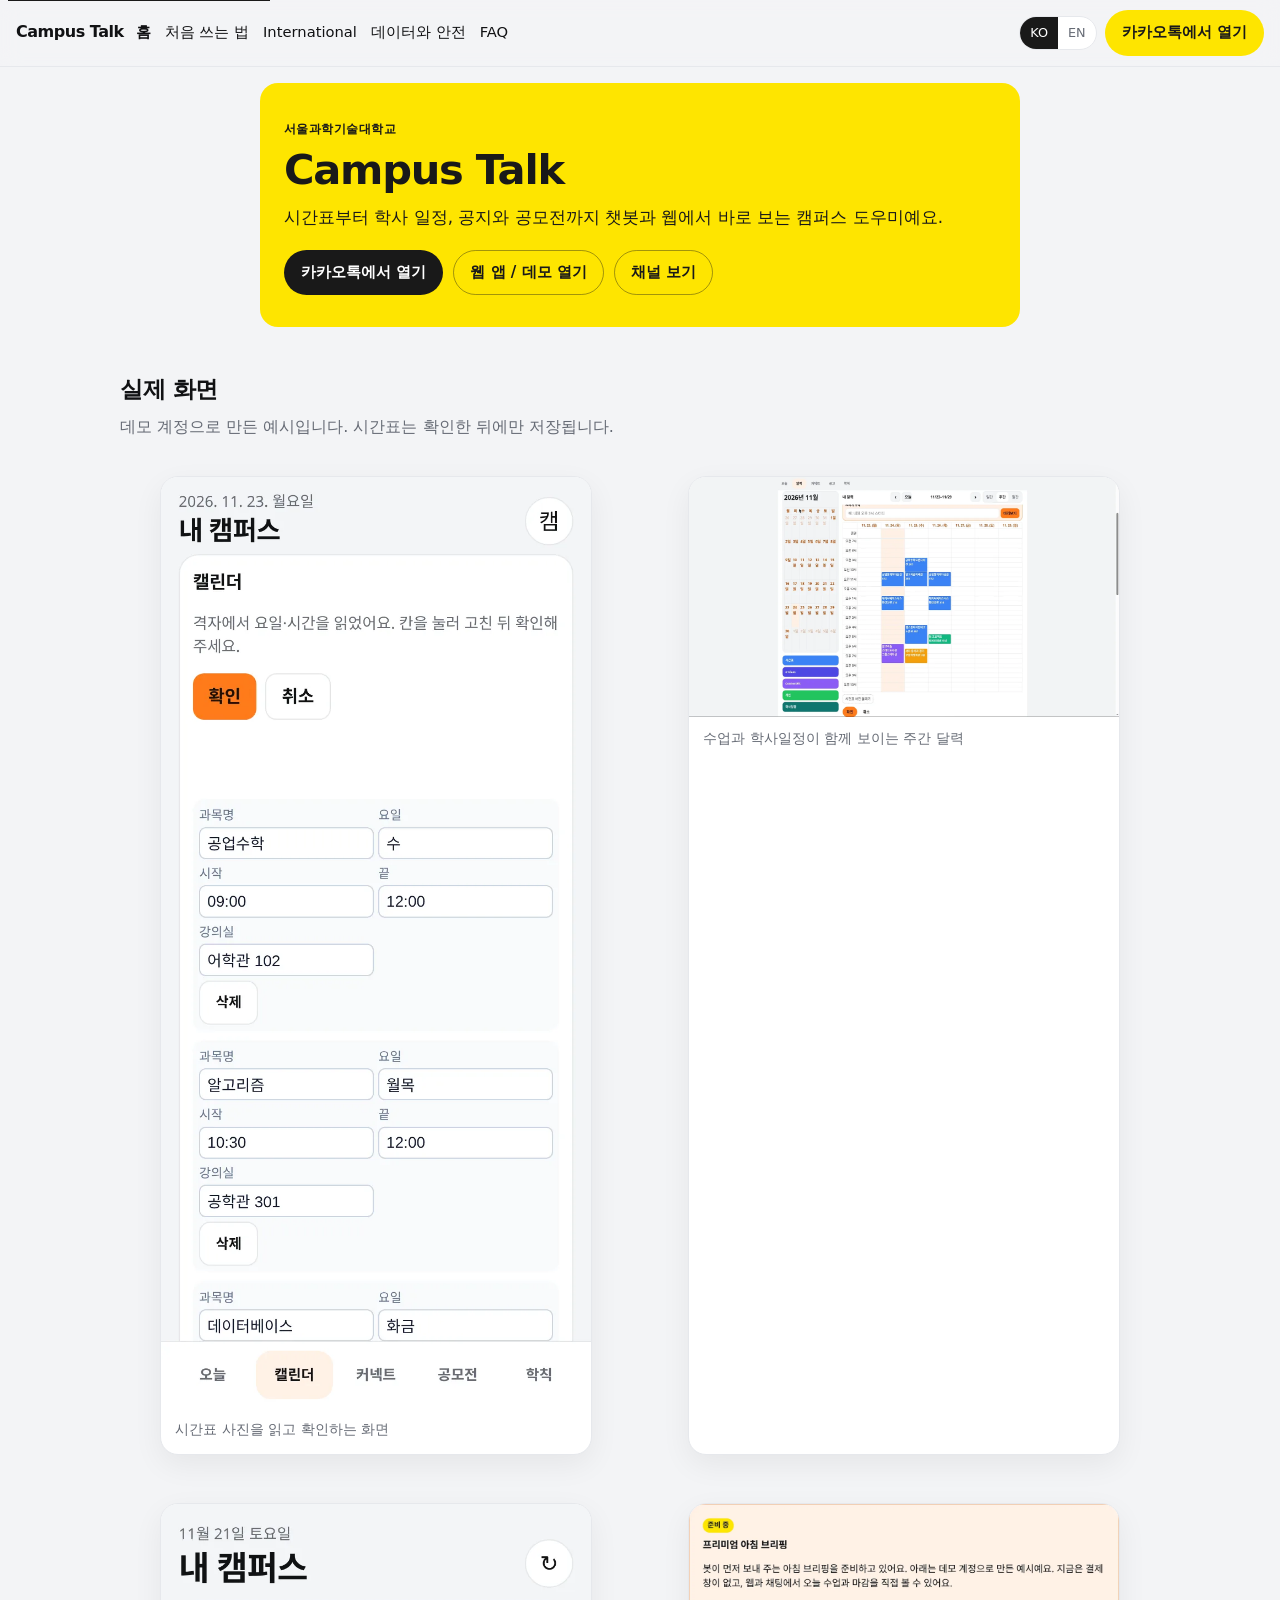
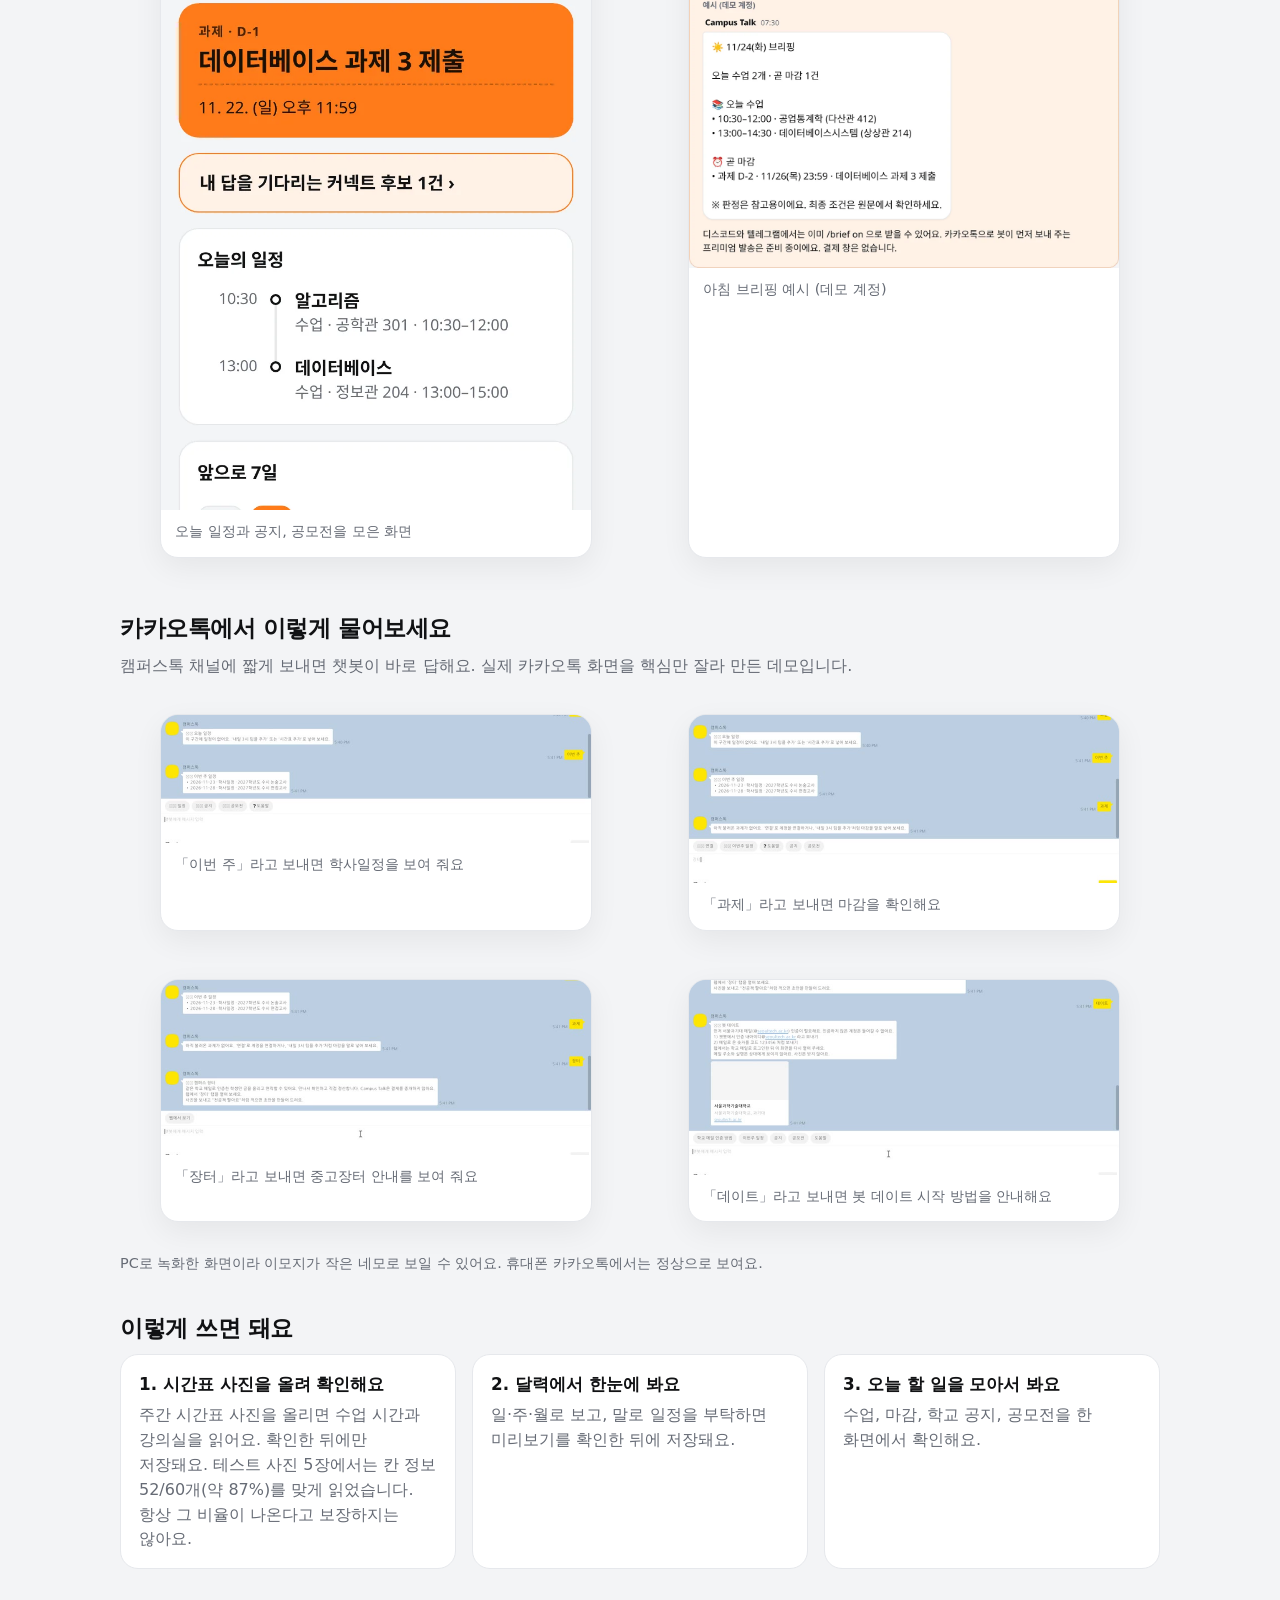
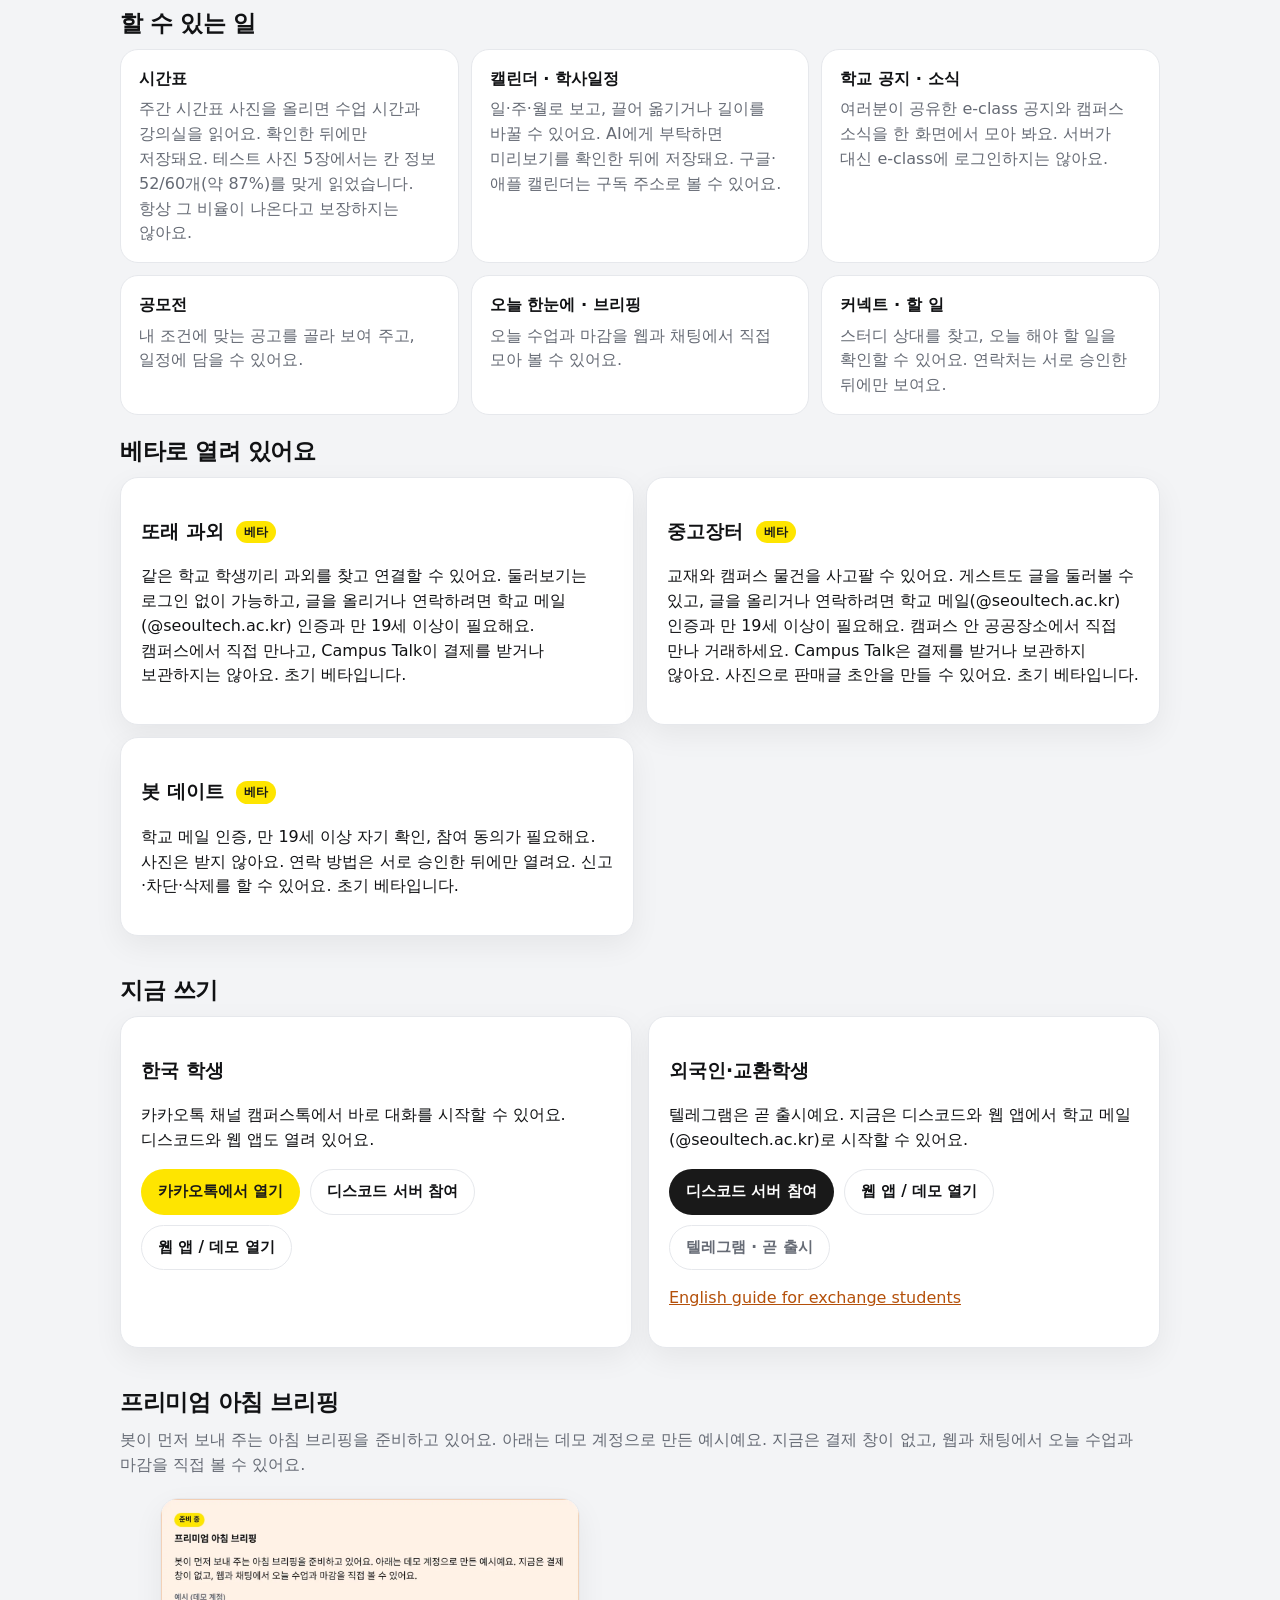
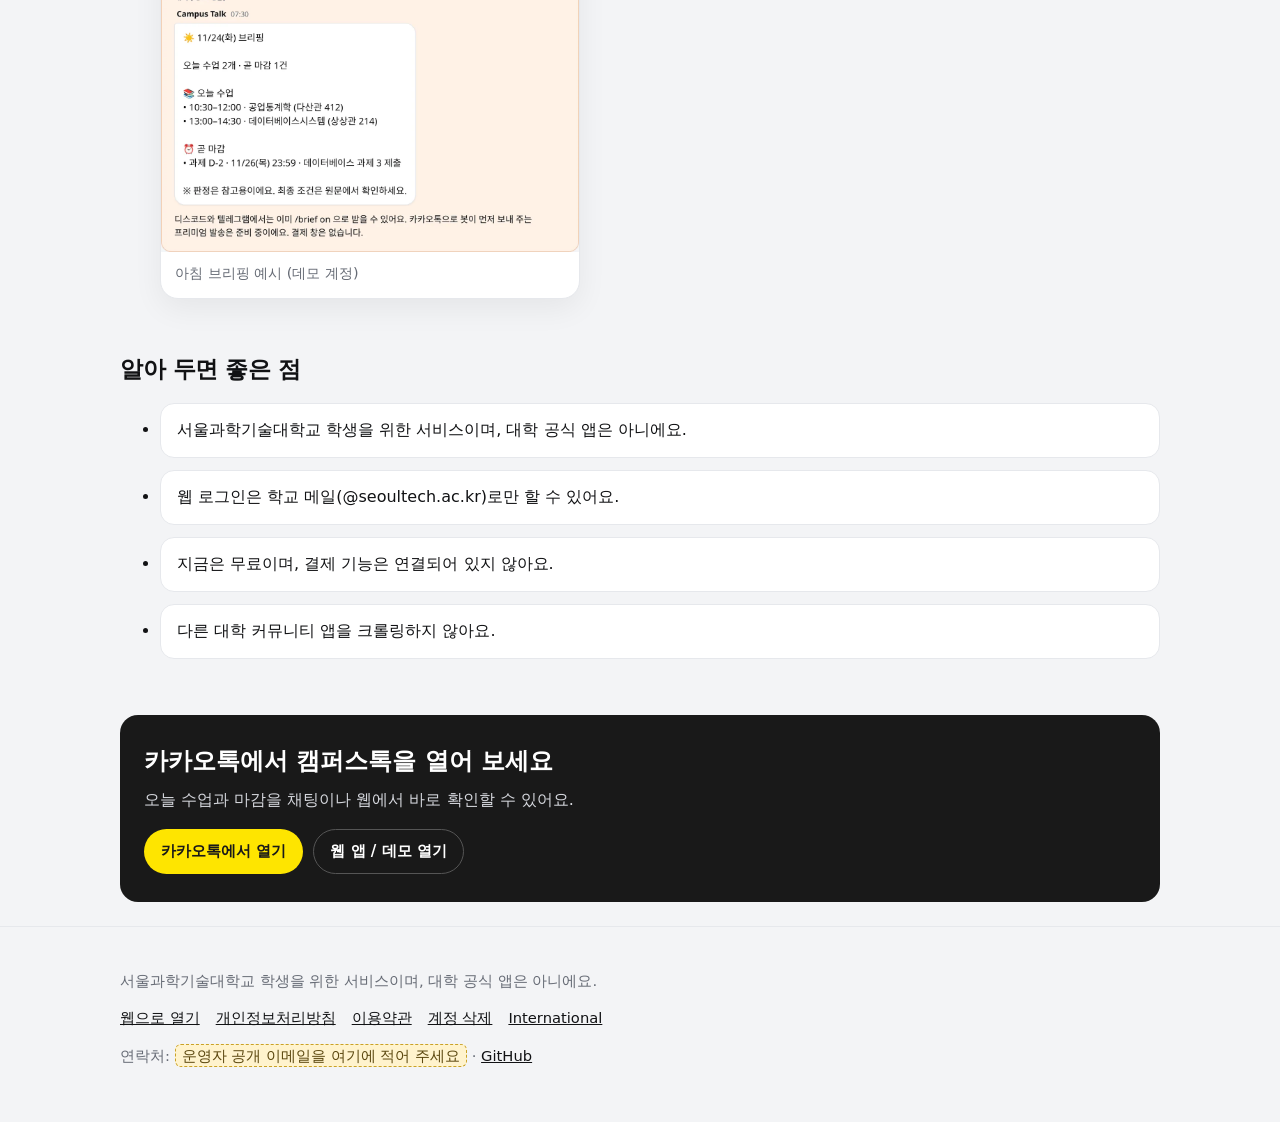
<file: index.html>
<!DOCTYPE html>
<html lang="ko" data-default-lang="ko">
<head>
  <meta charset="utf-8">
  <meta name="viewport" content="width=device-width, initial-scale=1, viewport-fit=cover">
  <title>Campus Talk</title>
  <meta name="description" content="서울과학기술대학교 학생을 위한 캠퍼스 도우미. 카카오톡·디스코드·웹에서 시간표, 학사일정, 공지를 확인하세요.">
  <meta name="robots" content="index,follow">
  <link rel="canonical" href="https://zavis.chat/campus-talk-site/">
  <link rel="alternate" hreflang="ko" href="https://zavis.chat/campus-talk-site/">
  <link rel="alternate" hreflang="en" href="https://zavis.chat/campus-talk-site/">
  <link rel="alternate" hreflang="x-default" href="https://zavis.chat/campus-talk-site/">
  <meta property="og:type" content="website">
  <meta property="og:site_name" content="Campus Talk">
  <meta property="og:title" content="Campus Talk">
  <meta property="og:description" content="서울과학기술대학교 학생을 위한 캠퍼스 도우미. 카카오톡·디스코드·웹에서 시간표, 학사일정, 공지를 확인하세요.">
  <meta property="og:url" content="https://zavis.chat/campus-talk-site/">
  <meta property="og:image" content="https://zavis.chat/campus-talk-site/assets/og.png">
  <meta property="og:image:width" content="1200">
  <meta property="og:image:height" content="630">
  <meta property="og:locale" content="ko_KR">
  <meta property="og:locale:alternate" content="en_US">
  <meta name="twitter:card" content="summary_large_image">
  <meta name="twitter:title" content="Campus Talk">
  <meta name="twitter:description" content="서울과학기술대학교 학생을 위한 캠퍼스 도우미. 카카오톡·디스코드·웹에서 시간표, 학사일정, 공지를 확인하세요.">
  <meta name="twitter:image" content="https://zavis.chat/campus-talk-site/assets/og.png">
  <link rel="icon" href="assets/favicon.png" type="image/png">
  <link rel="apple-touch-icon" href="assets/apple-touch-icon.png">
  <link rel="stylesheet" href="styles.css">
  <script type="application/ld+json">{
    "@context": "https://schema.org",
    "@type": "WebSite",
    "name": "Campus Talk",
    "alternateName": "캠퍼스톡",
    "url": "https://zavis.chat/campus-talk-site/",
    "description": "A campus assistant for SeoulTech students. Check your timetable, calendar, and notices in KakaoTalk, Discord, or on the web."
  }</script>
</head>
<body data-title-key="">
<a class="skip" href="#main">본문 바로가기 / Skip to content</a>
<header class="bar">
  <a class="logo" href="index.html">Campus Talk</a>
  <nav class="nav" aria-label="Primary">
    <a href="index.html" data-i18n="navHome" aria-current="page">홈</a>
    <a href="guide.html" data-i18n="navGuide">처음 쓰는 법</a>
    <a href="international.html" data-i18n="navIntl">International</a>
    <a href="safety.html" data-i18n="navSafety">데이터와 안전</a>
    <a href="faq.html" data-i18n="navFaq">FAQ</a>
  </nav>
  <div class="bar-end">
    <div class="lang" role="group" aria-label="Language">
      <button type="button" id="lang-ko" aria-pressed="true">KO</button>
      <button type="button" id="lang-en" aria-pressed="false">EN</button>
    </div>
    <a href="https://pf.kakao.com/_AsxivX/chat" class="btn btn-primary" data-kakao data-i18n="ctaKakao" target="_blank" rel="noopener">카카오톡에서 열기</a>
    <button type="button" class="menu-btn" id="menu-btn" aria-expanded="false" aria-controls="nav-drawer" data-i18n="menu">메뉴</button>
  </div>
</header>
<div class="nav-drawer" id="nav-drawer">
    <a href="index.html" data-i18n="navHome" aria-current="page">홈</a>
    <a href="guide.html" data-i18n="navGuide">처음 쓰는 법</a>
    <a href="international.html" data-i18n="navIntl">International</a>
    <a href="safety.html" data-i18n="navSafety">데이터와 안전</a>
    <a href="faq.html" data-i18n="navFaq">FAQ</a>
  <a href="https://pf.kakao.com/_AsxivX/chat" class="btn btn-primary" data-kakao data-i18n="ctaKakao" target="_blank" rel="noopener">카카오톡에서 열기</a>
</div>
<main id="main">

  <section class="hero">
    <p class="eyebrow" data-i18n="eyebrow">서울과학기술대학교</p>
    <h1>Campus Talk</h1>
    <p class="pitch" data-i18n="pitch">시간표부터 학사 일정, 공지와 공모전까지 챗봇과 웹에서 바로 보는 캠퍼스 도우미예요.</p>
    <div class="actions">
      <a href="https://pf.kakao.com/_AsxivX/chat" class="btn btn-dark" data-kakao data-i18n="ctaKakao" target="_blank" rel="noopener">카카오톡에서 열기</a>
      <a href="open-web.html" class="btn btn-ghost" data-app data-i18n="ctaApp" rel="noopener">웹 앱 / 데모 열기</a>
      <a class="btn btn-ghost" href="#get" data-i18n="heroSecondary">채널 보기</a>
    </div>
  </section>

  <section class="section wrap">
    <h2 data-i18n="demoTitle">실제 화면</h2>
    <p class="lede" data-i18n="demoLead">데모 계정으로 만든 예시입니다. 시간표는 확인한 뒤에만 저장됩니다.</p>
    <div class="shots shots-4">
      <figure class="shot">
        <img src="assets/timetable.webp" width="780" height="1100" data-i18n-alt="capTimetable" alt="시간표 사진을 읽고 확인하는 화면">
        <figcaption data-i18n="capTimetable">시간표 사진을 읽고 확인하는 화면</figcaption>
      </figure>
      <figure class="shot">
        <img src="assets/calendar-week.webp" width="1280" height="800" data-i18n-alt="capCalendar" alt="수업과 학사일정이 함께 보이는 주간 달력">
        <figcaption data-i18n="capCalendar">수업과 학사일정이 함께 보이는 주간 달력</figcaption>
      </figure>
      <figure class="shot">
        <img src="assets/today.webp" width="780" height="1100" data-i18n-alt="capToday" alt="오늘 일정과 공지, 공모전을 모은 화면">
        <figcaption data-i18n="capToday">오늘 일정과 공지, 공모전을 모은 화면</figcaption>
      </figure>
      <figure class="shot">
        <img src="assets/briefing.webp" width="780" height="1100" data-i18n-alt="capBrief" alt="아침 브리핑 예시 (데모 계정)">
        <figcaption data-i18n="capBrief">아침 브리핑 예시 (데모 계정)</figcaption>
      </figure>
    </div>
  </section>


  <section class="section wrap" id="kakao-demo">
    <h2 data-i18n="kakaoDemoTitle">카카오톡에서 이렇게 물어보세요</h2>
    <p class="lede" data-i18n="kakaoDemoLead">캠퍼스톡 채널에 짧게 보내면 챗봇이 바로 답해요. 실제 카카오톡 화면을 핵심만 잘라 만든 데모입니다.</p>
    <div data-lang="ko">
      <div class="shots shots-4">
      <figure class="shot shot-demo">
        <video class="demo-anim" autoplay muted loop playsinline preload="metadata" width="860" height="256" poster="assets/demo/ko-week-poster.jpg">
          <source src="assets/demo/ko-week.mp4" type="video/mp4">
          <img src="assets/demo/ko-week.gif" width="860" height="256" alt="「이번 주」라고 보내면 학사일정을 보여 줘요" data-i18n-alt="capKakaoWeek">
        </video>
        <img class="demo-still" src="assets/demo/ko-week-poster.jpg" width="860" height="256" alt="「이번 주」라고 보내면 학사일정을 보여 줘요" data-i18n-alt="capKakaoWeek">
        <figcaption data-i18n="capKakaoWeek">「이번 주」라고 보내면 학사일정을 보여 줘요</figcaption>
      </figure>
      <figure class="shot shot-demo">
        <video class="demo-anim" autoplay muted loop playsinline preload="metadata" width="860" height="336" poster="assets/demo/ko-assignments-poster.jpg">
          <source src="assets/demo/ko-assignments.mp4" type="video/mp4">
          <img src="assets/demo/ko-assignments.gif" width="860" height="336" alt="「과제」라고 보내면 마감을 확인해요" data-i18n-alt="capKakaoAsgn">
        </video>
        <img class="demo-still" src="assets/demo/ko-assignments-poster.jpg" width="860" height="336" alt="「과제」라고 보내면 마감을 확인해요" data-i18n-alt="capKakaoAsgn">
        <figcaption data-i18n="capKakaoAsgn">「과제」라고 보내면 마감을 확인해요</figcaption>
      </figure>
      <figure class="shot shot-demo">
        <video class="demo-anim" autoplay muted loop playsinline preload="metadata" width="860" height="350" poster="assets/demo/ko-market-poster.jpg">
          <source src="assets/demo/ko-market.mp4" type="video/mp4">
          <img src="assets/demo/ko-market.gif" width="860" height="350" alt="「장터」라고 보내면 중고장터 안내를 보여 줘요" data-i18n-alt="capKakaoMarket">
        </video>
        <img class="demo-still" src="assets/demo/ko-market-poster.jpg" width="860" height="350" alt="「장터」라고 보내면 중고장터 안내를 보여 줘요" data-i18n-alt="capKakaoMarket">
        <figcaption data-i18n="capKakaoMarket">「장터」라고 보내면 중고장터 안내를 보여 줘요</figcaption>
      </figure>
      <figure class="shot shot-demo">
        <video class="demo-anim" autoplay muted loop playsinline preload="metadata" width="860" height="390" poster="assets/demo/ko-dating-poster.jpg">
          <source src="assets/demo/ko-dating.mp4" type="video/mp4">
          <img src="assets/demo/ko-dating.gif" width="860" height="390" alt="「데이트」라고 보내면 봇 데이트 시작 방법을 안내해요" data-i18n-alt="capKakaoDate">
        </video>
        <img class="demo-still" src="assets/demo/ko-dating-poster.jpg" width="860" height="390" alt="「데이트」라고 보내면 봇 데이트 시작 방법을 안내해요" data-i18n-alt="capKakaoDate">
        <figcaption data-i18n="capKakaoDate">「데이트」라고 보내면 봇 데이트 시작 방법을 안내해요</figcaption>
      </figure>
      </div>
    </div>
    <div data-lang="en" hidden>
      <div class="shots shots-4">
      <figure class="shot shot-demo">
        <video class="demo-anim" autoplay muted loop playsinline preload="metadata" width="860" height="426" poster="assets/demo/en-week-poster.jpg">
          <source src="assets/demo/en-week.mp4" type="video/mp4">
          <img src="assets/demo/en-week.gif" width="860" height="426" alt="Type “this week” to see academic dates" data-i18n-alt="capKakaoWeek">
        </video>
        <img class="demo-still" src="assets/demo/en-week-poster.jpg" width="860" height="426" alt="Type “this week” to see academic dates" data-i18n-alt="capKakaoWeek">
        <figcaption data-i18n="capKakaoWeek">Type “this week” to see academic dates</figcaption>
      </figure>
      <figure class="shot shot-demo">
        <video class="demo-anim" autoplay muted loop playsinline preload="metadata" width="860" height="426" poster="assets/demo/en-assignments-poster.jpg">
          <source src="assets/demo/en-assignments.mp4" type="video/mp4">
          <img src="assets/demo/en-assignments.gif" width="860" height="426" alt="Type “assignments” to check deadlines" data-i18n-alt="capKakaoAsgn">
        </video>
        <img class="demo-still" src="assets/demo/en-assignments-poster.jpg" width="860" height="426" alt="Type “assignments” to check deadlines" data-i18n-alt="capKakaoAsgn">
        <figcaption data-i18n="capKakaoAsgn">Type “assignments” to check deadlines</figcaption>
      </figure>
      <figure class="shot shot-demo">
        <video class="demo-anim" autoplay muted loop playsinline preload="metadata" width="860" height="426" poster="assets/demo/en-market-poster.jpg">
          <source src="assets/demo/en-market.mp4" type="video/mp4">
          <img src="assets/demo/en-market.gif" width="860" height="426" alt="Type “market” for the campus marketplace" data-i18n-alt="capKakaoMarket">
        </video>
        <img class="demo-still" src="assets/demo/en-market-poster.jpg" width="860" height="426" alt="Type “market” for the campus marketplace" data-i18n-alt="capKakaoMarket">
        <figcaption data-i18n="capKakaoMarket">Type “market” for the campus marketplace</figcaption>
      </figure>
      <figure class="shot shot-demo">
        <video class="demo-anim" autoplay muted loop playsinline preload="metadata" width="860" height="426" poster="assets/demo/en-dating-poster.jpg">
          <source src="assets/demo/en-dating.mp4" type="video/mp4">
          <img src="assets/demo/en-dating.gif" width="860" height="426" alt="Type “dating” to see how Bot date starts" data-i18n-alt="capKakaoDate">
        </video>
        <img class="demo-still" src="assets/demo/en-dating-poster.jpg" width="860" height="426" alt="Type “dating” to see how Bot date starts" data-i18n-alt="capKakaoDate">
        <figcaption data-i18n="capKakaoDate">Type “dating” to see how Bot date starts</figcaption>
      </figure>
      </div>
    </div>
    <p class="demo-note" data-i18n="kakaoDemoNote">PC로 녹화한 화면이라 이모지가 작은 네모로 보일 수 있어요. 휴대폰 카카오톡에서는 정상으로 보여요.</p>
  </section>

  <section class="section wrap">
    <h2 data-i18n="howTitle">이렇게 쓰면 돼요</h2>
    <div class="steps">
      <article><h3 data-i18n="how1T">1. 시간표 사진을 올려 확인해요</h3><p data-i18n="how1B">주간 시간표 사진을 올리면 수업 시간과 강의실을 읽어요. 확인한 뒤에만 저장돼요. 테스트 사진 5장에서는 칸 정보 52/60개(약 87%)를 맞게 읽었습니다. 항상 그 비율이 나온다고 보장하지는 않아요.</p></article>
      <article><h3 data-i18n="how2T">2. 달력에서 한눈에 봐요</h3><p data-i18n="how2B">일·주·월로 보고, 말로 일정을 부탁하면 미리보기를 확인한 뒤에 저장돼요.</p></article>
      <article><h3 data-i18n="how3T">3. 오늘 할 일을 모아서 봐요</h3><p data-i18n="how3B">수업, 마감, 학교 공지, 공모전을 한 화면에서 확인해요.</p></article>
    </div>
  </section>

  <section class="section wrap">
    <h2 data-i18n="featTitle">할 수 있는 일</h2>
    <div class="features">
      <article><h3 data-i18n="f1T">시간표</h3><p data-i18n="f1B">주간 시간표 사진을 올리면 수업 시간과 강의실을 읽어요. 확인한 뒤에만 저장돼요. 테스트 사진 5장에서는 칸 정보 52/60개(약 87%)를 맞게 읽었습니다. 항상 그 비율이 나온다고 보장하지는 않아요.</p></article>
      <article><h3 data-i18n="f2T">캘린더 · 학사일정</h3><p data-i18n="f2B">일·주·월로 보고, 끌어 옮기거나 길이를 바꿀 수 있어요. AI에게 부탁하면 미리보기를 확인한 뒤에 저장돼요. 구글·애플 캘린더는 구독 주소로 볼 수 있어요.</p></article>
      <article><h3 data-i18n="f3T">학교 공지 · 소식</h3><p data-i18n="f3B">여러분이 공유한 e-class 공지와 캠퍼스 소식을 한 화면에서 모아 봐요. 서버가 대신 e-class에 로그인하지는 않아요.</p></article>
      <article><h3 data-i18n="f4T">공모전</h3><p data-i18n="f4B">내 조건에 맞는 공고를 골라 보여 주고, 일정에 담을 수 있어요.</p></article>
      <article><h3 data-i18n="f5T">오늘 한눈에 · 브리핑</h3><p data-i18n="f5B">오늘 수업과 마감을 웹과 채팅에서 직접 모아 볼 수 있어요.</p></article>
      <article><h3 data-i18n="f6T">커넥트 · 할 일</h3><p data-i18n="f6B">스터디 상대를 찾고, 오늘 해야 할 일을 확인할 수 있어요. 연락처는 서로 승인한 뒤에만 보여요.</p></article>
    </div>
    <div class="soon">
      <h2 data-i18n="soonTitle">베타로 열려 있어요</h2>
      <div class="soon-list">
        <article class="card"><h3><span data-i18n="soonTutorT">또래 과외</span> <span class="badge" data-i18n="soonBadge">베타</span></h3><p data-i18n="soonTutorB">같은 학교 학생끼리 과외를 찾고 연결할 수 있어요. 둘러보기는 로그인 없이 가능하고, 글을 올리거나 연락하려면 학교 메일(@seoultech.ac.kr) 인증과 만 19세 이상이 필요해요. 캠퍼스에서 직접 만나고, Campus Talk이 결제를 받거나 보관하지는 않아요. 초기 베타입니다.</p></article>
        <article class="card"><h3><span data-i18n="soonMarketT">중고장터</span> <span class="badge" data-i18n="soonBadge">베타</span></h3><p data-i18n="soonMarketB">교재와 캠퍼스 물건을 사고팔 수 있어요. 게스트도 글을 둘러볼 수 있고, 글을 올리거나 연락하려면 학교 메일(@seoultech.ac.kr) 인증과 만 19세 이상이 필요해요. 캠퍼스 안 공공장소에서 직접 만나 거래하세요. Campus Talk은 결제를 받거나 보관하지 않아요. 사진으로 판매글 초안을 만들 수 있어요. 초기 베타입니다.</p></article>
        <article class="card"><h3><span data-i18n="soonDateT">봇 데이트</span> <span class="badge" data-i18n="soonBadge">베타</span></h3><p data-i18n="soonDateB">학교 메일 인증, 만 19세 이상 자기 확인, 참여 동의가 필요해요. 사진은 받지 않아요. 연락 방법은 서로 승인한 뒤에만 열려요. 신고·차단·삭제를 할 수 있어요. 초기 베타입니다.</p></article>
      </div>
    </div>
  </section>

  <section class="section wrap" id="get">
    <h2 data-i18n="getTitle">지금 쓰기</h2>
    <div class="split">
      <article class="card">
        <h3 data-i18n="getKoT">한국 학생</h3>
        <p data-i18n="getKoB">카카오톡 채널 캠퍼스톡에서 바로 대화를 시작할 수 있어요. 디스코드와 웹 앱도 열려 있어요.</p>
        <div class="actions">
          <a href="https://pf.kakao.com/_AsxivX/chat" class="btn btn-primary" data-kakao data-i18n="ctaKakao" target="_blank" rel="noopener">카카오톡에서 열기</a>
          <a href="https://discord.gg/F5wZcqBd22" class="btn btn-ghost" data-discord data-i18n="ctaDiscord" target="_blank" rel="noopener">디스코드 서버 참여</a>
          <a href="open-web.html" class="btn btn-ghost" data-app data-i18n="ctaApp" rel="noopener">웹 앱 / 데모 열기</a>
        </div>
      </article>
      <article class="card">
        <h3 data-i18n="getIntlT">외국인·교환학생</h3>
        <p data-i18n="getIntlB">텔레그램은 곧 출시예요. 지금은 디스코드와 웹 앱에서 학교 메일(@seoultech.ac.kr)로 시작할 수 있어요.</p>
        <div class="actions">
          <a href="https://discord.gg/F5wZcqBd22" class="btn btn-dark" data-discord data-i18n="ctaDiscord" target="_blank" rel="noopener">디스코드 서버 참여</a>
          <a href="open-web.html" class="btn btn-ghost" data-app data-i18n="ctaApp" rel="noopener">웹 앱 / 데모 열기</a>
          <span class="btn btn-disabled" aria-disabled="true" data-i18n="telegramSoon">텔레그램 · 곧 출시</span>
          </div>
        <p><a href="international.html" data-i18n="moreIntl">English guide for exchange students</a></p>
      </article>
    </div>
  </section>

  <section class="section wrap">
    <h2 data-i18n="premiumTitle">프리미엄 아침 브리핑</h2>
    <p class="lede" data-i18n="premiumBody">봇이 먼저 보내 주는 아침 브리핑을 준비하고 있어요. 아래는 데모 계정으로 만든 예시예요. 지금은 결제 창이 없고, 웹과 채팅에서 오늘 수업과 마감을 직접 볼 수 있어요.</p>
    <figure class="shot" style="max-width:420px">
      <img src="assets/briefing.webp" width="780" height="1100" data-i18n-alt="capBrief" alt="아침 브리핑 예시 (데모 계정)">
      <figcaption data-i18n="capBrief">아침 브리핑 예시 (데모 계정)</figcaption>
    </figure>
  </section>

  <section class="section wrap">
    <h2 data-i18n="trustTitle">알아 두면 좋은 점</h2>
    <ul class="trust">
      <li data-i18n="t1">서울과학기술대학교 학생을 위한 서비스이며, 대학 공식 앱은 아니에요.</li>
      <li data-i18n="t2">웹 로그인은 학교 메일(@seoultech.ac.kr)로만 할 수 있어요.</li>
      <li data-i18n="t3">지금은 무료이며, 결제 기능은 연결되어 있지 않아요.</li>
      <li data-i18n="t4">다른 대학 커뮤니티 앱을 크롤링하지 않아요.</li>
    </ul>
  </section>

  <section class="closing">
    <h2 data-i18n="closeT">카카오톡에서 캠퍼스톡을 열어 보세요</h2>
    <p data-i18n="closeB">오늘 수업과 마감을 채팅이나 웹에서 바로 확인할 수 있어요.</p>
    <div class="actions">
      <a href="https://pf.kakao.com/_AsxivX/chat" class="btn btn-primary" data-kakao data-i18n="ctaKakao" target="_blank" rel="noopener">카카오톡에서 열기</a>
      <a href="open-web.html" class="btn btn-ghost" style="color:#fff;border-color:#555" data-app data-i18n="ctaApp" rel="noopener">웹 앱 / 데모 열기</a>
    </div>
  </section>

</main>

<footer class="foot">
  <div class="wrap">
    <p data-i18n="footerNote">서울과학기술대학교 학생을 위한 서비스이며, 대학 공식 앱은 아니에요.</p>
    <div class="foot-links">
      <a href="open-web.html" data-i18n="footOpenWeb">웹으로 열기</a>
      <a href="privacy.html" data-i18n="footPrivacy">개인정보처리방침</a>
      <a href="terms.html" data-i18n="footTerms">이용약관</a>
      <a href="delete-account.html" data-i18n="footDelete">계정 삭제</a>
      <a href="international.html">International</a>
    </div>
    <p>
      <span data-i18n="contactLabel">연락처</span>:
      <span data-contact></span>
      <span class="todo" data-contact-placeholder data-i18n="contactTodo">운영자 공개 이메일을 여기에 적어 주세요</span>
      · <a data-github href="https://github.com/gogog01-29-2021">GitHub</a>
    </p>
  </div>
</footer>
<script src="site-config.js"></script>
<script src="site.js"></script>
</body>
</html>
</file>
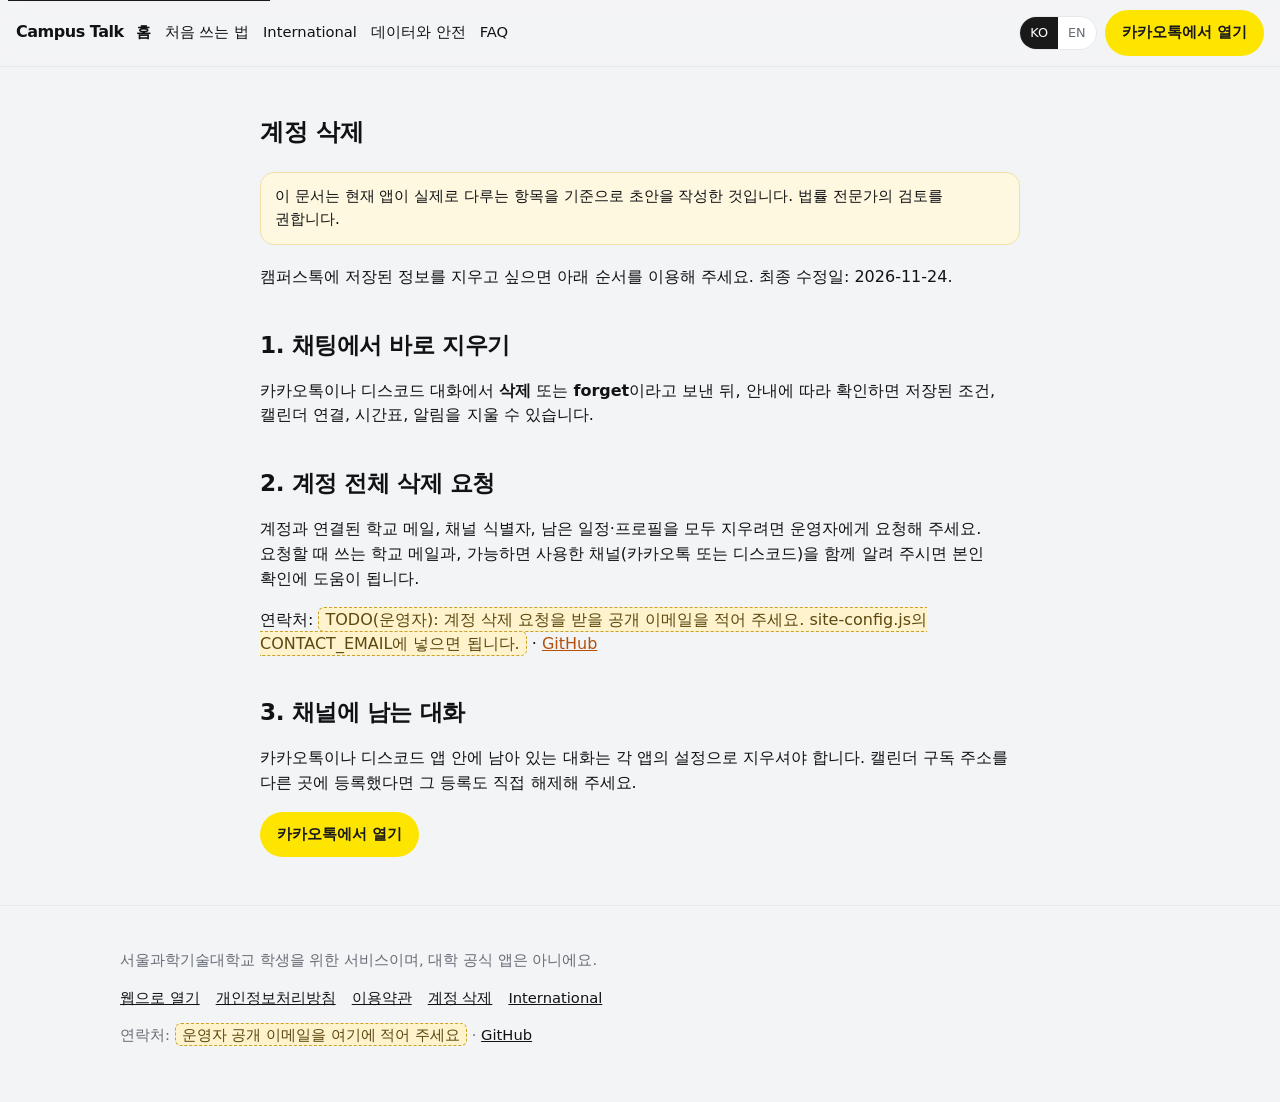
<file: delete-account.html>
<!DOCTYPE html>
<html lang="ko" data-default-lang="ko">
<head>
  <meta charset="utf-8">
  <meta name="viewport" content="width=device-width, initial-scale=1, viewport-fit=cover">
  <title>계정 삭제 · Campus Talk</title>
  <meta name="description" content="캠퍼스톡 계정과 저장된 시간표, 일정, 조건 정보를 지우는 방법.">
  <meta name="robots" content="index,follow">
  <link rel="canonical" href="https://zavis.chat/campus-talk-site/delete-account.html">
  <link rel="alternate" hreflang="ko" href="https://zavis.chat/campus-talk-site/delete-account.html">
  <link rel="alternate" hreflang="en" href="https://zavis.chat/campus-talk-site/delete-account.html">
  <link rel="alternate" hreflang="x-default" href="https://zavis.chat/campus-talk-site/delete-account.html">
  <meta property="og:type" content="website">
  <meta property="og:site_name" content="Campus Talk">
  <meta property="og:title" content="계정 삭제 · Campus Talk">
  <meta property="og:description" content="캠퍼스톡 계정과 저장된 시간표, 일정, 조건 정보를 지우는 방법.">
  <meta property="og:url" content="https://zavis.chat/campus-talk-site/delete-account.html">
  <meta property="og:image" content="https://zavis.chat/campus-talk-site/assets/og.png">
  <meta property="og:image:width" content="1200">
  <meta property="og:image:height" content="630">
  <meta property="og:locale" content="ko_KR">
  <meta property="og:locale:alternate" content="en_US">
  <meta name="twitter:card" content="summary_large_image">
  <meta name="twitter:title" content="계정 삭제 · Campus Talk">
  <meta name="twitter:description" content="캠퍼스톡 계정과 저장된 시간표, 일정, 조건 정보를 지우는 방법.">
  <meta name="twitter:image" content="https://zavis.chat/campus-talk-site/assets/og.png">
  <link rel="icon" href="assets/favicon.png" type="image/png">
  <link rel="apple-touch-icon" href="assets/apple-touch-icon.png">
  <link rel="stylesheet" href="styles.css">
  <script type="application/ld+json">{
    "@context": "https://schema.org",
    "@type": "WebSite",
    "name": "Campus Talk",
    "alternateName": "캠퍼스톡",
    "url": "https://zavis.chat/campus-talk-site/",
    "description": "How to delete your Campus Talk account and stored timetable, calendar, and preference data."
  }</script>
</head>
<body data-title-key="pageDelete">
<a class="skip" href="#main">본문 바로가기 / Skip to content</a>
<header class="bar">
  <a class="logo" href="index.html">Campus Talk</a>
  <nav class="nav" aria-label="Primary">
    <a href="index.html" data-i18n="navHome" aria-current="page">홈</a>
    <a href="guide.html" data-i18n="navGuide">처음 쓰는 법</a>
    <a href="international.html" data-i18n="navIntl">International</a>
    <a href="safety.html" data-i18n="navSafety">데이터와 안전</a>
    <a href="faq.html" data-i18n="navFaq">FAQ</a>
  </nav>
  <div class="bar-end">
    <div class="lang" role="group" aria-label="Language">
      <button type="button" id="lang-ko" aria-pressed="true">KO</button>
      <button type="button" id="lang-en" aria-pressed="false">EN</button>
    </div>
    <a href="https://pf.kakao.com/_AsxivX/chat" class="btn btn-primary" data-kakao data-i18n="ctaKakao" target="_blank" rel="noopener">카카오톡에서 열기</a>
    <button type="button" class="menu-btn" id="menu-btn" aria-expanded="false" aria-controls="nav-drawer" data-i18n="menu">메뉴</button>
  </div>
</header>
<div class="nav-drawer" id="nav-drawer">
    <a href="index.html" data-i18n="navHome" aria-current="page">홈</a>
    <a href="guide.html" data-i18n="navGuide">처음 쓰는 법</a>
    <a href="international.html" data-i18n="navIntl">International</a>
    <a href="safety.html" data-i18n="navSafety">데이터와 안전</a>
    <a href="faq.html" data-i18n="navFaq">FAQ</a>
  <a href="https://pf.kakao.com/_AsxivX/chat" class="btn btn-primary" data-kakao data-i18n="ctaKakao" target="_blank" rel="noopener">카카오톡에서 열기</a>
</div>
<main id="main">

  <section class="section narrow legal">
    <h1 data-i18n="pageDelete">계정 삭제</h1>
    <p class="notice" data-i18n="legalBanner">이 문서는 현재 앱이 실제로 다루는 항목을 기준으로 초안을 작성한 것입니다. 법률 전문가의 검토를 권합니다.</p>
    <div data-lang="ko">
      <p>캠퍼스톡에 저장된 정보를 지우고 싶으면 아래 순서를 이용해 주세요. 최종 수정일: 2026-11-24.</p>
      <h2>1. 채팅에서 바로 지우기</h2>
      <p>카카오톡이나 디스코드 대화에서 <strong>삭제</strong> 또는 <strong>forget</strong>이라고 보낸 뒤, 안내에 따라 확인하면 저장된 조건, 캘린더 연결, 시간표, 알림을 지울 수 있습니다.</p>
      <h2>2. 계정 전체 삭제 요청</h2>
      <p>계정과 연결된 학교 메일, 채널 식별자, 남은 일정·프로필을 모두 지우려면 운영자에게 요청해 주세요. 요청할 때 쓰는 학교 메일과, 가능하면 사용한 채널(카카오톡 또는 디스코드)을 함께 알려 주시면 본인 확인에 도움이 됩니다.</p>
      <p>연락처: <span data-contact></span> <span class="todo" data-contact-placeholder>TODO(운영자): 계정 삭제 요청을 받을 공개 이메일을 적어 주세요. site-config.js의 CONTACT_EMAIL에 넣으면 됩니다.</span> · <a data-github href="https://github.com/gogog01-29-2021">GitHub</a></p>
      <h2>3. 채널에 남는 대화</h2>
      <p>카카오톡이나 디스코드 앱 안에 남아 있는 대화는 각 앱의 설정으로 지우셔야 합니다. 캘린더 구독 주소를 다른 곳에 등록했다면 그 등록도 직접 해제해 주세요.</p>
      <p><a href="https://pf.kakao.com/_AsxivX/chat" class="btn btn-primary" data-kakao data-i18n="ctaKakao" target="_blank" rel="noopener">카카오톡에서 열기</a></p>
    </div>
    <div data-lang="en" hidden>
      <p>Use the steps below if you want Campus Talk to delete stored information. Last updated: 24 November 2026.</p>
      <h2>1. Delete from chat</h2>
      <p>In KakaoTalk or Discord, send <strong>forget</strong> or <strong>삭제</strong>, then confirm when asked. That can remove saved preferences, a calendar link, your schedule, and reminders.</p>
      <h2>2. Request full account deletion</h2>
      <p>To delete the school email, channel identifiers, and remaining schedule or profile data linked to your account, contact the operator. Include the school email you used and, if you can, the channel (KakaoTalk or Discord) so we can verify it is your account.</p>
      <p>Contact: <span data-contact></span> <span class="todo" data-contact-placeholder>TODO (operator): add a public email that can receive deletion requests. Put it in CONTACT_EMAIL in site-config.js.</span> · <a data-github href="https://github.com/gogog01-29-2021">GitHub</a></p>
      <h2>3. Messages that stay in the apps</h2>
      <p>Messages that remain inside KakaoTalk or Discord must be deleted in those apps. If you added a calendar subscription link elsewhere, remove it there as well.</p>
      <p><a href="https://pf.kakao.com/_AsxivX/chat" class="btn btn-primary" data-kakao data-i18n="ctaKakao" target="_blank" rel="noopener">카카오톡에서 열기</a></p>
    </div>
  </section>

</main>

<footer class="foot">
  <div class="wrap">
    <p data-i18n="footerNote">서울과학기술대학교 학생을 위한 서비스이며, 대학 공식 앱은 아니에요.</p>
    <div class="foot-links">
      <a href="open-web.html" data-i18n="footOpenWeb">웹으로 열기</a>
      <a href="privacy.html" data-i18n="footPrivacy">개인정보처리방침</a>
      <a href="terms.html" data-i18n="footTerms">이용약관</a>
      <a href="delete-account.html" data-i18n="footDelete">계정 삭제</a>
      <a href="international.html">International</a>
    </div>
    <p>
      <span data-i18n="contactLabel">연락처</span>:
      <span data-contact></span>
      <span class="todo" data-contact-placeholder data-i18n="contactTodo">운영자 공개 이메일을 여기에 적어 주세요</span>
      · <a data-github href="https://github.com/gogog01-29-2021">GitHub</a>
    </p>
  </div>
</footer>
<script src="site-config.js"></script>
<script src="site.js"></script>
</body>
</html>
</file>
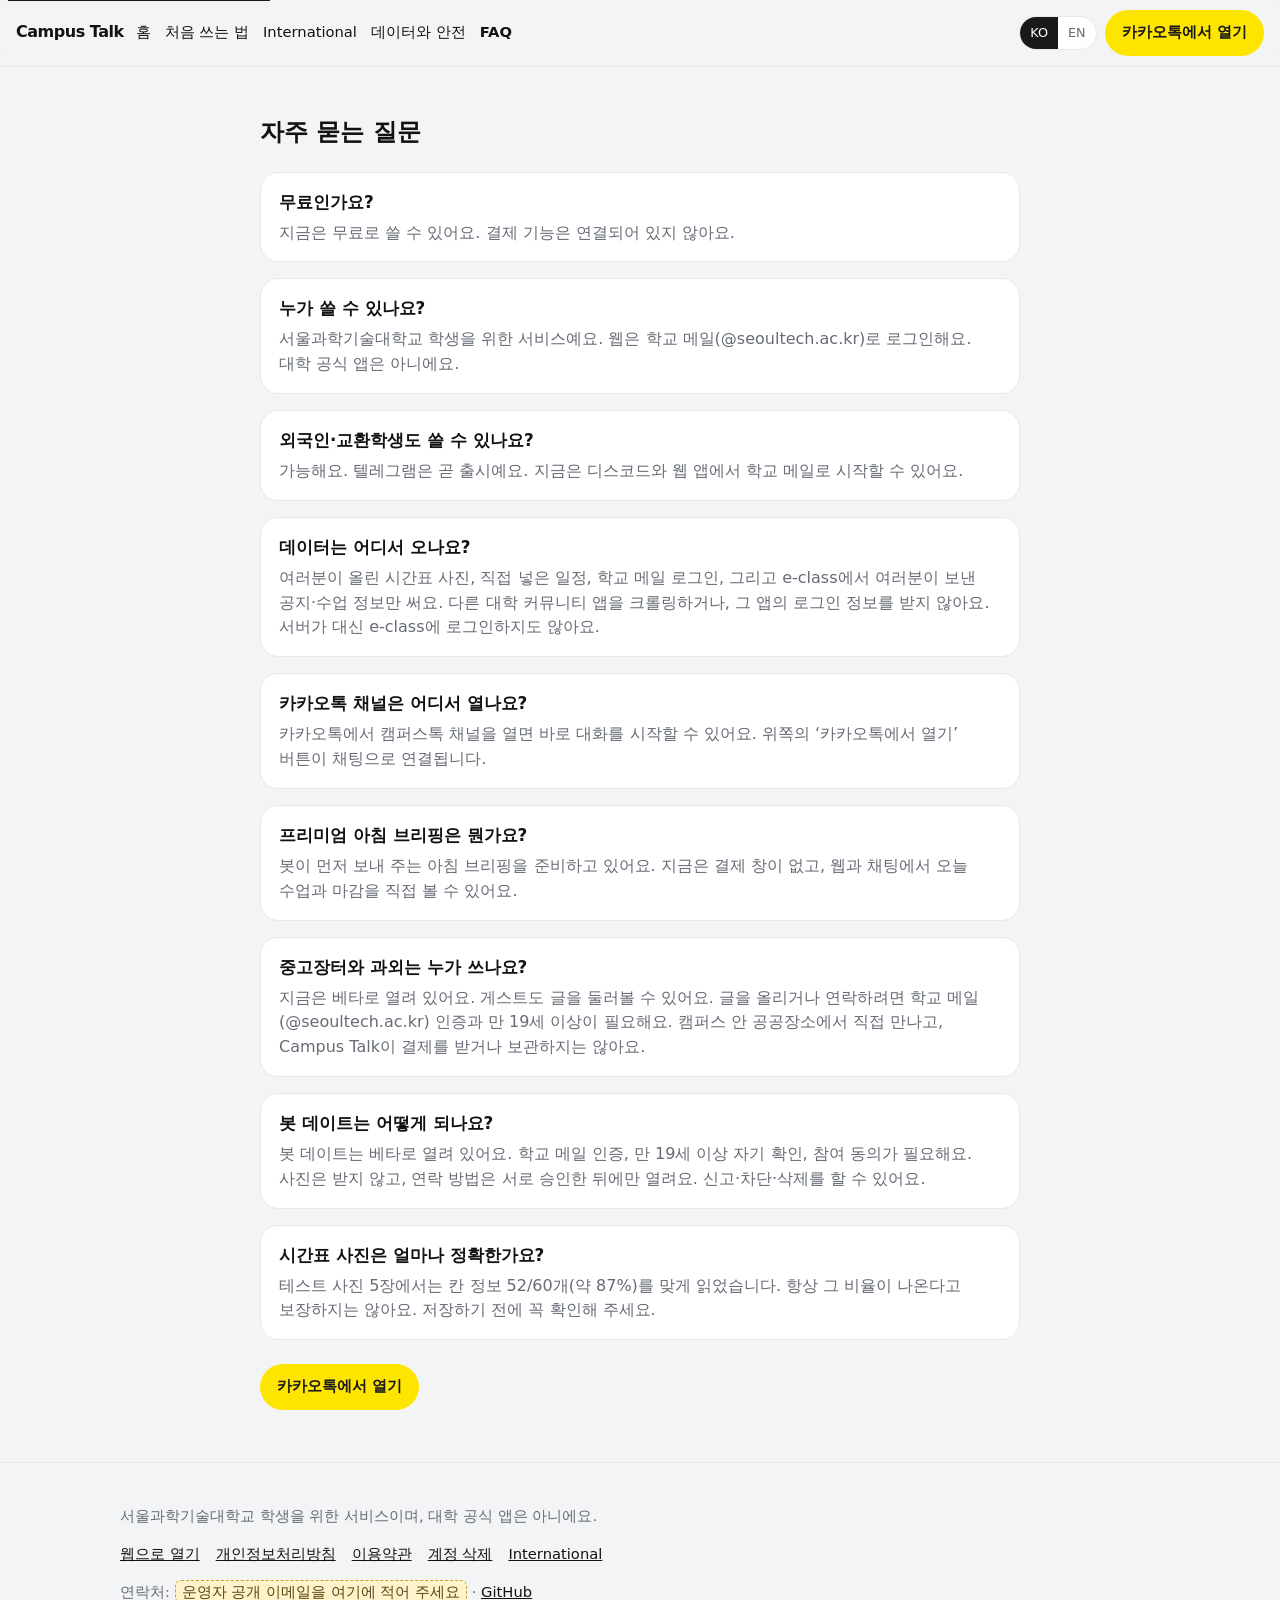
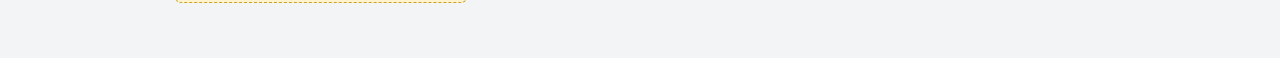
<file: faq.html>
<!DOCTYPE html>
<html lang="ko" data-default-lang="ko">
<head>
  <meta charset="utf-8">
  <meta name="viewport" content="width=device-width, initial-scale=1, viewport-fit=cover">
  <title>자주 묻는 질문 · Campus Talk</title>
  <meta name="description" content="캠퍼스톡 이용요금, 대상, 데이터 출처, 카카오톡 채널, 아침 브리핑에 대한 자주 묻는 질문.">
  <meta name="robots" content="index,follow">
  <link rel="canonical" href="https://zavis.chat/campus-talk-site/faq.html">
  <link rel="alternate" hreflang="ko" href="https://zavis.chat/campus-talk-site/faq.html">
  <link rel="alternate" hreflang="en" href="https://zavis.chat/campus-talk-site/faq.html">
  <link rel="alternate" hreflang="x-default" href="https://zavis.chat/campus-talk-site/faq.html">
  <meta property="og:type" content="website">
  <meta property="og:site_name" content="Campus Talk">
  <meta property="og:title" content="자주 묻는 질문 · Campus Talk">
  <meta property="og:description" content="캠퍼스톡 이용요금, 대상, 데이터 출처, 카카오톡 채널, 아침 브리핑에 대한 자주 묻는 질문.">
  <meta property="og:url" content="https://zavis.chat/campus-talk-site/faq.html">
  <meta property="og:image" content="https://zavis.chat/campus-talk-site/assets/og.png">
  <meta property="og:image:width" content="1200">
  <meta property="og:image:height" content="630">
  <meta property="og:locale" content="ko_KR">
  <meta property="og:locale:alternate" content="en_US">
  <meta name="twitter:card" content="summary_large_image">
  <meta name="twitter:title" content="자주 묻는 질문 · Campus Talk">
  <meta name="twitter:description" content="캠퍼스톡 이용요금, 대상, 데이터 출처, 카카오톡 채널, 아침 브리핑에 대한 자주 묻는 질문.">
  <meta name="twitter:image" content="https://zavis.chat/campus-talk-site/assets/og.png">
  <link rel="icon" href="assets/favicon.png" type="image/png">
  <link rel="apple-touch-icon" href="assets/apple-touch-icon.png">
  <link rel="stylesheet" href="styles.css">
  <script type="application/ld+json">{
    "@context": "https://schema.org",
    "@type": "WebSite",
    "name": "Campus Talk",
    "alternateName": "캠퍼스톡",
    "url": "https://zavis.chat/campus-talk-site/",
    "description": "Frequently asked questions about Campus Talk: price, who it is for, data sources, KakaoTalk, and the morning briefing."
  }</script>
</head>
<body data-title-key="pageFaq">
<a class="skip" href="#main">본문 바로가기 / Skip to content</a>
<header class="bar">
  <a class="logo" href="index.html">Campus Talk</a>
  <nav class="nav" aria-label="Primary">
    <a href="index.html" data-i18n="navHome">홈</a>
    <a href="guide.html" data-i18n="navGuide">처음 쓰는 법</a>
    <a href="international.html" data-i18n="navIntl">International</a>
    <a href="safety.html" data-i18n="navSafety">데이터와 안전</a>
    <a href="faq.html" data-i18n="navFaq" aria-current="page">FAQ</a>
  </nav>
  <div class="bar-end">
    <div class="lang" role="group" aria-label="Language">
      <button type="button" id="lang-ko" aria-pressed="true">KO</button>
      <button type="button" id="lang-en" aria-pressed="false">EN</button>
    </div>
    <a href="https://pf.kakao.com/_AsxivX/chat" class="btn btn-primary" data-kakao data-i18n="ctaKakao" target="_blank" rel="noopener">카카오톡에서 열기</a>
    <button type="button" class="menu-btn" id="menu-btn" aria-expanded="false" aria-controls="nav-drawer" data-i18n="menu">메뉴</button>
  </div>
</header>
<div class="nav-drawer" id="nav-drawer">
    <a href="index.html" data-i18n="navHome">홈</a>
    <a href="guide.html" data-i18n="navGuide">처음 쓰는 법</a>
    <a href="international.html" data-i18n="navIntl">International</a>
    <a href="safety.html" data-i18n="navSafety">데이터와 안전</a>
    <a href="faq.html" data-i18n="navFaq" aria-current="page">FAQ</a>
  <a href="https://pf.kakao.com/_AsxivX/chat" class="btn btn-primary" data-kakao data-i18n="ctaKakao" target="_blank" rel="noopener">카카오톡에서 열기</a>
</div>
<main id="main">

  <section class="section narrow">
    <h1 data-i18n="faqTitle">자주 묻는 질문</h1>
    <div class="steps" style="grid-template-columns:1fr">
      <article><h3 data-i18n="faq1Q">무료인가요?</h3><p data-i18n="faq1A">지금은 무료로 쓸 수 있어요. 결제 기능은 연결되어 있지 않아요.</p></article>
      <article><h3 data-i18n="faq2Q">누가 쓸 수 있나요?</h3><p data-i18n="faq2A">서울과학기술대학교 학생을 위한 서비스예요. 웹은 학교 메일(@seoultech.ac.kr)로 로그인해요. 대학 공식 앱은 아니에요.</p></article>
      <article><h3 data-i18n="faq3Q">외국인·교환학생도 쓸 수 있나요?</h3><p data-i18n="faq3A">가능해요. 텔레그램은 곧 출시예요. 지금은 디스코드와 웹 앱에서 학교 메일로 시작할 수 있어요.</p></article>
      <article><h3 data-i18n="faq4Q">데이터는 어디서 오나요?</h3><p data-i18n="faq4A">여러분이 올린 시간표 사진, 직접 넣은 일정, 학교 메일 로그인, 그리고 e-class에서 여러분이 보낸 공지·수업 정보만 써요. 다른 대학 커뮤니티 앱을 크롤링하거나, 그 앱의 로그인 정보를 받지 않아요. 서버가 대신 e-class에 로그인하지도 않아요.</p></article>
      <article><h3 data-i18n="faq5Q">카카오톡 채널은 어디서 열나요?</h3><p data-i18n="faq5A">카카오톡에서 캠퍼스톡 채널을 열면 바로 대화를 시작할 수 있어요. 위쪽의 ‘카카오톡에서 열기’ 버튼이 채팅으로 연결됩니다.</p></article>
      <article><h3 data-i18n="faq6Q">프리미엄 아침 브리핑은 뭔가요?</h3><p data-i18n="faq6A">봇이 먼저 보내 주는 아침 브리핑을 준비하고 있어요. 지금은 결제 창이 없고, 웹과 채팅에서 오늘 수업과 마감을 직접 볼 수 있어요.</p></article>
      <article><h3 data-i18n="faq7Q">중고장터와 과외는 누가 쓰나요?</h3><p data-i18n="faq7A">지금은 베타로 열려 있어요. 게스트도 글을 둘러볼 수 있어요. 글을 올리거나 연락하려면 학교 메일(@seoultech.ac.kr) 인증과 만 19세 이상이 필요해요. 캠퍼스 안 공공장소에서 직접 만나고, Campus Talk이 결제를 받거나 보관하지는 않아요.</p></article>
      <article><h3 data-i18n="faq8Q">봇 데이트는 어떻게 되나요?</h3><p data-i18n="faq8A">봇 데이트는 베타로 열려 있어요. 학교 메일 인증, 만 19세 이상 자기 확인, 참여 동의가 필요해요. 사진은 받지 않고, 연락 방법은 서로 승인한 뒤에만 열려요. 신고·차단·삭제를 할 수 있어요.</p></article>
      <article><h3 data-i18n="faq9Q">시간표 사진은 얼마나 정확한가요?</h3><p data-i18n="faq9A">테스트 사진 5장에서는 칸 정보 52/60개(약 87%)를 맞게 읽었습니다. 항상 그 비율이 나온다고 보장하지는 않아요. 저장하기 전에 꼭 확인해 주세요.</p></article>
    </div>
    <p class="lede" style="margin-top:24px">
      <a href="https://pf.kakao.com/_AsxivX/chat" class="btn btn-primary" data-kakao data-i18n="ctaKakao" target="_blank" rel="noopener">카카오톡에서 열기</a>
    </p>
  </section>

</main>

<footer class="foot">
  <div class="wrap">
    <p data-i18n="footerNote">서울과학기술대학교 학생을 위한 서비스이며, 대학 공식 앱은 아니에요.</p>
    <div class="foot-links">
      <a href="open-web.html" data-i18n="footOpenWeb">웹으로 열기</a>
      <a href="privacy.html" data-i18n="footPrivacy">개인정보처리방침</a>
      <a href="terms.html" data-i18n="footTerms">이용약관</a>
      <a href="delete-account.html" data-i18n="footDelete">계정 삭제</a>
      <a href="international.html">International</a>
    </div>
    <p>
      <span data-i18n="contactLabel">연락처</span>:
      <span data-contact></span>
      <span class="todo" data-contact-placeholder data-i18n="contactTodo">운영자 공개 이메일을 여기에 적어 주세요</span>
      · <a data-github href="https://github.com/gogog01-29-2021">GitHub</a>
    </p>
  </div>
</footer>
<script src="site-config.js"></script>
<script src="site.js"></script>
</body>
</html>
</file>
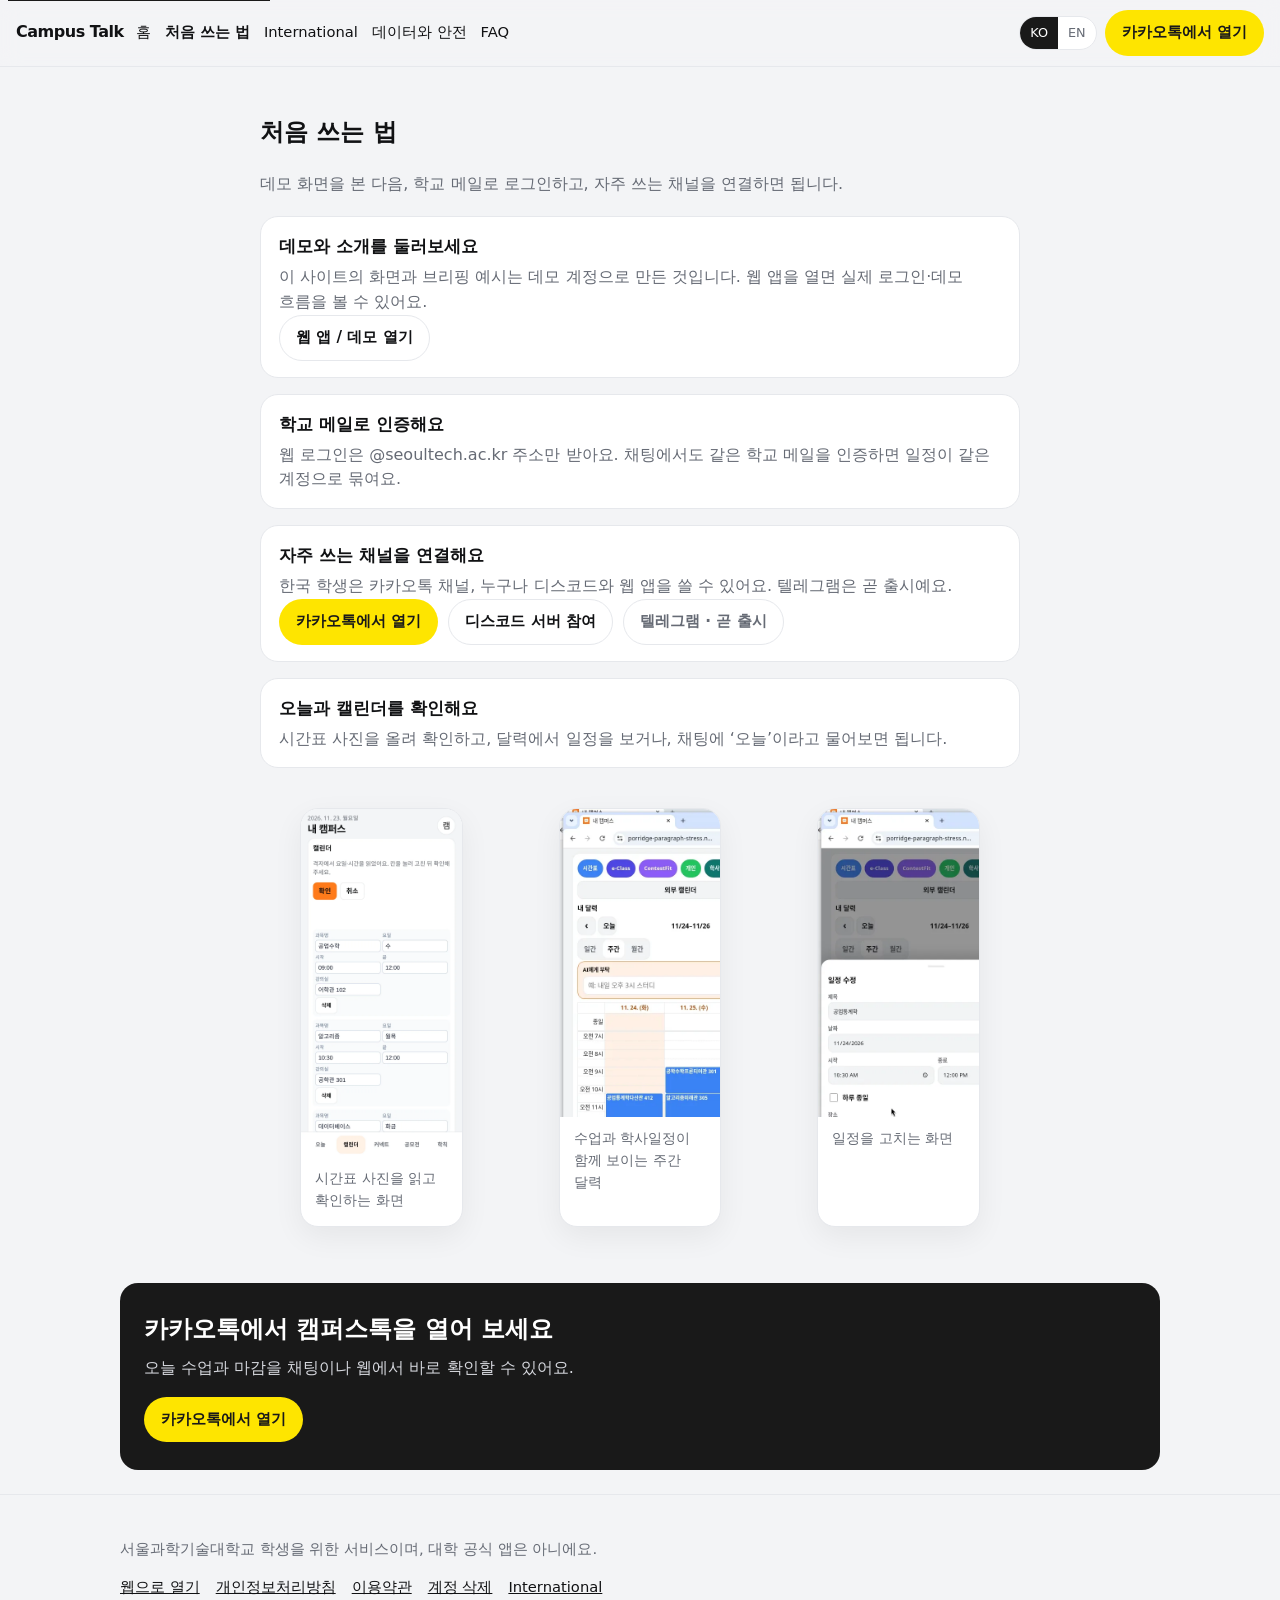
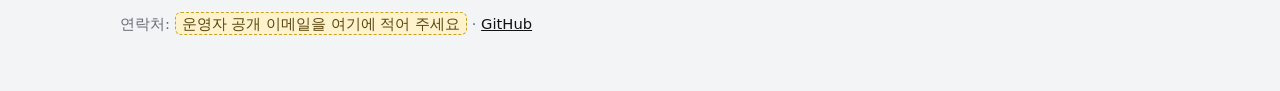
<file: guide.html>
<!DOCTYPE html>
<html lang="ko" data-default-lang="ko">
<head>
  <meta charset="utf-8">
  <meta name="viewport" content="width=device-width, initial-scale=1, viewport-fit=cover">
  <title>처음 쓰는 법 · Campus Talk</title>
  <meta name="description" content="캠퍼스톡을 처음 쓰는 법. 데모를 보고, 학교 메일로 로그인한 뒤 카카오톡이나 디스코드를 연결하세요.">
  <meta name="robots" content="index,follow">
  <link rel="canonical" href="https://zavis.chat/campus-talk-site/guide.html">
  <link rel="alternate" hreflang="ko" href="https://zavis.chat/campus-talk-site/guide.html">
  <link rel="alternate" hreflang="en" href="https://zavis.chat/campus-talk-site/guide.html">
  <link rel="alternate" hreflang="x-default" href="https://zavis.chat/campus-talk-site/guide.html">
  <meta property="og:type" content="website">
  <meta property="og:site_name" content="Campus Talk">
  <meta property="og:title" content="처음 쓰는 법 · Campus Talk">
  <meta property="og:description" content="캠퍼스톡을 처음 쓰는 법. 데모를 보고, 학교 메일로 로그인한 뒤 카카오톡이나 디스코드를 연결하세요.">
  <meta property="og:url" content="https://zavis.chat/campus-talk-site/guide.html">
  <meta property="og:image" content="https://zavis.chat/campus-talk-site/assets/og.png">
  <meta property="og:image:width" content="1200">
  <meta property="og:image:height" content="630">
  <meta property="og:locale" content="ko_KR">
  <meta property="og:locale:alternate" content="en_US">
  <meta name="twitter:card" content="summary_large_image">
  <meta name="twitter:title" content="처음 쓰는 법 · Campus Talk">
  <meta name="twitter:description" content="캠퍼스톡을 처음 쓰는 법. 데모를 보고, 학교 메일로 로그인한 뒤 카카오톡이나 디스코드를 연결하세요.">
  <meta name="twitter:image" content="https://zavis.chat/campus-talk-site/assets/og.png">
  <link rel="icon" href="assets/favicon.png" type="image/png">
  <link rel="apple-touch-icon" href="assets/apple-touch-icon.png">
  <link rel="stylesheet" href="styles.css">
  <script type="application/ld+json">{
    "@context": "https://schema.org",
    "@type": "WebSite",
    "name": "Campus Talk",
    "alternateName": "캠퍼스톡",
    "url": "https://zavis.chat/campus-talk-site/",
    "description": "How to start Campus Talk: browse the demo, sign in with your SeoulTech email, then connect KakaoTalk or Discord."
  }</script>
</head>
<body data-title-key="pageGuide">
<a class="skip" href="#main">본문 바로가기 / Skip to content</a>
<header class="bar">
  <a class="logo" href="index.html">Campus Talk</a>
  <nav class="nav" aria-label="Primary">
    <a href="index.html" data-i18n="navHome">홈</a>
    <a href="guide.html" data-i18n="navGuide" aria-current="page">처음 쓰는 법</a>
    <a href="international.html" data-i18n="navIntl">International</a>
    <a href="safety.html" data-i18n="navSafety">데이터와 안전</a>
    <a href="faq.html" data-i18n="navFaq">FAQ</a>
  </nav>
  <div class="bar-end">
    <div class="lang" role="group" aria-label="Language">
      <button type="button" id="lang-ko" aria-pressed="true">KO</button>
      <button type="button" id="lang-en" aria-pressed="false">EN</button>
    </div>
    <a href="https://pf.kakao.com/_AsxivX/chat" class="btn btn-primary" data-kakao data-i18n="ctaKakao" target="_blank" rel="noopener">카카오톡에서 열기</a>
    <button type="button" class="menu-btn" id="menu-btn" aria-expanded="false" aria-controls="nav-drawer" data-i18n="menu">메뉴</button>
  </div>
</header>
<div class="nav-drawer" id="nav-drawer">
    <a href="index.html" data-i18n="navHome">홈</a>
    <a href="guide.html" data-i18n="navGuide" aria-current="page">처음 쓰는 법</a>
    <a href="international.html" data-i18n="navIntl">International</a>
    <a href="safety.html" data-i18n="navSafety">데이터와 안전</a>
    <a href="faq.html" data-i18n="navFaq">FAQ</a>
  <a href="https://pf.kakao.com/_AsxivX/chat" class="btn btn-primary" data-kakao data-i18n="ctaKakao" target="_blank" rel="noopener">카카오톡에서 열기</a>
</div>
<main id="main">

  <section class="section narrow">
    <h1 data-i18n="guideTitle">처음 쓰는 법</h1>
    <p class="lede" data-i18n="guideLead">데모 화면을 본 다음, 학교 메일로 로그인하고, 자주 쓰는 채널을 연결하면 됩니다.</p>
    <div class="steps" style="grid-template-columns:1fr">
      <article><h3 data-i18n="g1T">데모와 소개를 둘러보세요</h3><p data-i18n="g1B">이 사이트의 화면과 브리핑 예시는 데모 계정으로 만든 것입니다. 웹 앱을 열면 실제 로그인·데모 흐름을 볼 수 있어요.</p>
        <p><a href="open-web.html" class="btn btn-ghost" data-app data-i18n="ctaApp" rel="noopener">웹 앱 / 데모 열기</a></p></article>
      <article><h3 data-i18n="g2T">학교 메일로 인증해요</h3><p data-i18n="g2B">웹 로그인은 @seoultech.ac.kr 주소만 받아요. 채팅에서도 같은 학교 메일을 인증하면 일정이 같은 계정으로 묶여요.</p></article>
      <article><h3 data-i18n="g3T">자주 쓰는 채널을 연결해요</h3><p data-i18n="g3B">한국 학생은 카카오톡 채널, 누구나 디스코드와 웹 앱을 쓸 수 있어요. 텔레그램은 곧 출시예요.</p>
        <div class="actions">
          <a href="https://pf.kakao.com/_AsxivX/chat" class="btn btn-primary" data-kakao data-i18n="ctaKakao" target="_blank" rel="noopener">카카오톡에서 열기</a>
          <a href="https://discord.gg/F5wZcqBd22" class="btn btn-ghost" data-discord data-i18n="ctaDiscord" target="_blank" rel="noopener">디스코드 서버 참여</a>
          <span class="btn btn-disabled" aria-disabled="true" data-i18n="telegramSoon">텔레그램 · 곧 출시</span>
        </div></article>
      <article><h3 data-i18n="g4T">오늘과 캘린더를 확인해요</h3><p data-i18n="g4B">시간표 사진을 올려 확인하고, 달력에서 일정을 보거나, 채팅에 ‘오늘’이라고 물어보면 됩니다.</p></article>
    </div>
    <div class="shots" style="margin-top:24px">
      <figure class="shot">
        <img src="assets/timetable.webp" width="780" height="1100" data-i18n-alt="capTimetable" alt="시간표 사진을 읽고 확인하는 화면">
        <figcaption data-i18n="capTimetable">시간표 사진을 읽고 확인하는 화면</figcaption>
      </figure>
      <figure class="shot">
        <img src="assets/calendar-week-mobile.webp" width="390" height="844" alt="">
        <figcaption data-i18n="capCalendar">수업과 학사일정이 함께 보이는 주간 달력</figcaption>
      </figure>
      <figure class="shot">
        <img src="assets/calendar-editor.webp" width="390" height="844" alt="">
        <figcaption data-lang="ko">일정을 고치는 화면</figcaption>
        <figcaption data-lang="en" hidden>The calendar editor</figcaption>
      </figure>
    </div>
  </section>
  <section class="closing">
    <h2 data-i18n="closeT">카카오톡에서 캠퍼스톡을 열어 보세요</h2>
    <p data-i18n="closeB">오늘 수업과 마감을 채팅이나 웹에서 바로 확인할 수 있어요.</p>
    <a href="https://pf.kakao.com/_AsxivX/chat" class="btn btn-primary" data-kakao data-i18n="ctaKakao" target="_blank" rel="noopener">카카오톡에서 열기</a>
  </section>

</main>

<footer class="foot">
  <div class="wrap">
    <p data-i18n="footerNote">서울과학기술대학교 학생을 위한 서비스이며, 대학 공식 앱은 아니에요.</p>
    <div class="foot-links">
      <a href="open-web.html" data-i18n="footOpenWeb">웹으로 열기</a>
      <a href="privacy.html" data-i18n="footPrivacy">개인정보처리방침</a>
      <a href="terms.html" data-i18n="footTerms">이용약관</a>
      <a href="delete-account.html" data-i18n="footDelete">계정 삭제</a>
      <a href="international.html">International</a>
    </div>
    <p>
      <span data-i18n="contactLabel">연락처</span>:
      <span data-contact></span>
      <span class="todo" data-contact-placeholder data-i18n="contactTodo">운영자 공개 이메일을 여기에 적어 주세요</span>
      · <a data-github href="https://github.com/gogog01-29-2021">GitHub</a>
    </p>
  </div>
</footer>
<script src="site-config.js"></script>
<script src="site.js"></script>
</body>
</html>
</file>
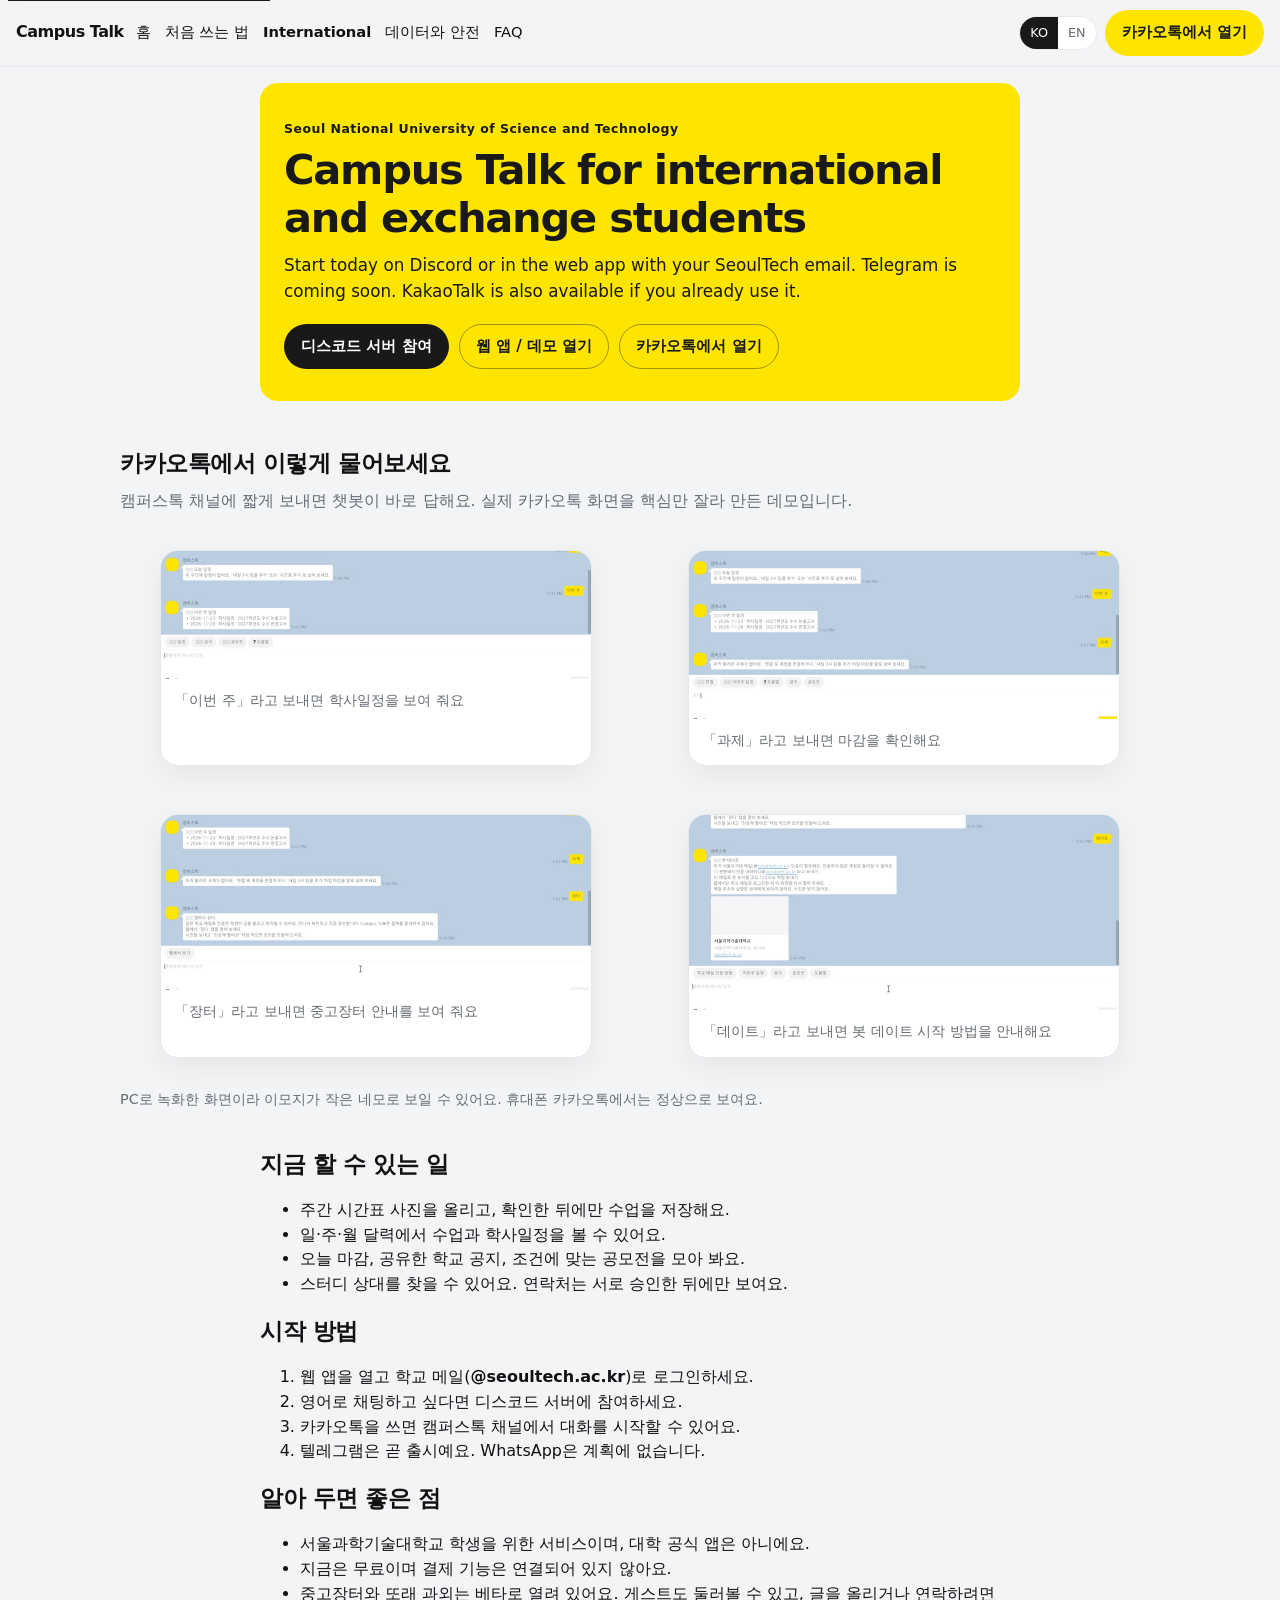
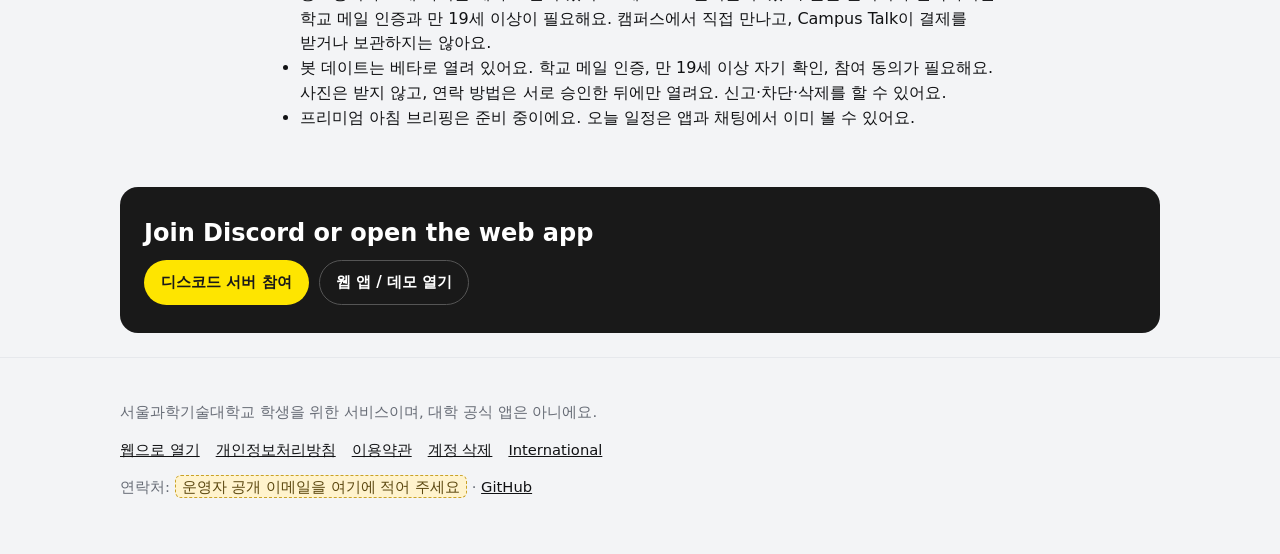
<file: international.html>
<!DOCTYPE html>
<html lang="en" data-default-lang="en">
<head>
  <meta charset="utf-8">
  <meta name="viewport" content="width=device-width, initial-scale=1, viewport-fit=cover">
  <title>For international & exchange students · Campus Talk</title>
  <meta name="description" content="Campus Talk for SeoulTech international and exchange students. Start on Discord or the web app with your school email. Telegram is coming soon.">
  <meta name="robots" content="index,follow">
  <link rel="canonical" href="https://zavis.chat/campus-talk-site/international.html">
  <link rel="alternate" hreflang="ko" href="https://zavis.chat/campus-talk-site/international.html">
  <link rel="alternate" hreflang="en" href="https://zavis.chat/campus-talk-site/international.html">
  <link rel="alternate" hreflang="x-default" href="https://zavis.chat/campus-talk-site/international.html">
  <meta property="og:type" content="website">
  <meta property="og:site_name" content="Campus Talk">
  <meta property="og:title" content="For international & exchange students · Campus Talk">
  <meta property="og:description" content="Campus Talk for SeoulTech international and exchange students. Start on Discord or the web app with your school email. Telegram is coming soon.">
  <meta property="og:url" content="https://zavis.chat/campus-talk-site/international.html">
  <meta property="og:image" content="https://zavis.chat/campus-talk-site/assets/og.png">
  <meta property="og:image:width" content="1200">
  <meta property="og:image:height" content="630">
  <meta property="og:locale" content="ko_KR">
  <meta property="og:locale:alternate" content="en_US">
  <meta name="twitter:card" content="summary_large_image">
  <meta name="twitter:title" content="For international & exchange students · Campus Talk">
  <meta name="twitter:description" content="Campus Talk for SeoulTech international and exchange students. Start on Discord or the web app with your school email. Telegram is coming soon.">
  <meta name="twitter:image" content="https://zavis.chat/campus-talk-site/assets/og.png">
  <link rel="icon" href="assets/favicon.png" type="image/png">
  <link rel="apple-touch-icon" href="assets/apple-touch-icon.png">
  <link rel="stylesheet" href="styles.css">
  <script type="application/ld+json">{
    "@context": "https://schema.org",
    "@type": "WebSite",
    "name": "Campus Talk",
    "alternateName": "캠퍼스톡",
    "url": "https://zavis.chat/campus-talk-site/",
    "description": "Campus Talk for SeoulTech international and exchange students. Start on Discord or the web app with your school email. Telegram is coming soon."
  }</script>
</head>
<body data-title-key="pageIntl">
<a class="skip" href="#main">본문 바로가기 / Skip to content</a>
<header class="bar">
  <a class="logo" href="index.html">Campus Talk</a>
  <nav class="nav" aria-label="Primary">
    <a href="index.html" data-i18n="navHome">Home</a>
    <a href="guide.html" data-i18n="navGuide">How to start</a>
    <a href="international.html" data-i18n="navIntl" aria-current="page">International</a>
    <a href="safety.html" data-i18n="navSafety">Data & safety</a>
    <a href="faq.html" data-i18n="navFaq">FAQ</a>
  </nav>
  <div class="bar-end">
    <div class="lang" role="group" aria-label="Language">
      <button type="button" id="lang-ko" aria-pressed="true">KO</button>
      <button type="button" id="lang-en" aria-pressed="false">EN</button>
    </div>
    <a href="https://pf.kakao.com/_AsxivX/chat" class="btn btn-primary" data-kakao data-i18n="ctaKakao" target="_blank" rel="noopener">Open in KakaoTalk</a>
    <button type="button" class="menu-btn" id="menu-btn" aria-expanded="false" aria-controls="nav-drawer" data-i18n="menu">Menu</button>
  </div>
</header>
<div class="nav-drawer" id="nav-drawer">
    <a href="index.html" data-i18n="navHome">Home</a>
    <a href="guide.html" data-i18n="navGuide">How to start</a>
    <a href="international.html" data-i18n="navIntl" aria-current="page">International</a>
    <a href="safety.html" data-i18n="navSafety">Data & safety</a>
    <a href="faq.html" data-i18n="navFaq">FAQ</a>
  <a href="https://pf.kakao.com/_AsxivX/chat" class="btn btn-primary" data-kakao data-i18n="ctaKakao" target="_blank" rel="noopener">Open in KakaoTalk</a>
</div>
<main id="main">

  <section class="hero">
    <p class="eyebrow">Seoul National University of Science and Technology</p>
    <h1>Campus Talk for international and exchange students</h1>
    <p class="pitch">Start today on Discord or in the web app with your SeoulTech email. Telegram is coming soon. KakaoTalk is also available if you already use it.</p>
    <div class="actions">
      <a href="https://discord.gg/F5wZcqBd22" class="btn btn-dark" data-discord data-i18n="ctaDiscord" target="_blank" rel="noopener">Join the Discord server</a>
      <a href="open-web.html" class="btn btn-ghost" data-app data-i18n="ctaApp" rel="noopener">Open the web app / demo</a>
      <a href="https://pf.kakao.com/_AsxivX/chat" class="btn btn-ghost" data-kakao data-i18n="ctaKakao" target="_blank" rel="noopener">Open in KakaoTalk</a>
    </div>
  </section>

  <section class="section wrap" id="kakao-demo">
    <h2 data-i18n="kakaoDemoTitle">Ask in KakaoTalk like this</h2>
    <p class="lede" data-i18n="kakaoDemoLead">Send a short message in the Campus Talk channel and the bot replies. These clips are cut from a real KakaoTalk chat.</p>
    <div data-lang="en">
      <div class="shots shots-4">
      <figure class="shot shot-demo">
        <video class="demo-anim" autoplay muted loop playsinline preload="metadata" width="860" height="426" poster="assets/demo/en-week-poster.jpg">
          <source src="assets/demo/en-week.mp4" type="video/mp4">
          <img src="assets/demo/en-week.gif" width="860" height="426" alt="Type “this week” to see academic dates" data-i18n-alt="capKakaoWeek">
        </video>
        <img class="demo-still" src="assets/demo/en-week-poster.jpg" width="860" height="426" alt="Type “this week” to see academic dates" data-i18n-alt="capKakaoWeek">
        <figcaption data-i18n="capKakaoWeek">Type “this week” to see academic dates</figcaption>
      </figure>
      <figure class="shot shot-demo">
        <video class="demo-anim" autoplay muted loop playsinline preload="metadata" width="860" height="426" poster="assets/demo/en-assignments-poster.jpg">
          <source src="assets/demo/en-assignments.mp4" type="video/mp4">
          <img src="assets/demo/en-assignments.gif" width="860" height="426" alt="Type “assignments” to check deadlines" data-i18n-alt="capKakaoAsgn">
        </video>
        <img class="demo-still" src="assets/demo/en-assignments-poster.jpg" width="860" height="426" alt="Type “assignments” to check deadlines" data-i18n-alt="capKakaoAsgn">
        <figcaption data-i18n="capKakaoAsgn">Type “assignments” to check deadlines</figcaption>
      </figure>
      <figure class="shot shot-demo">
        <video class="demo-anim" autoplay muted loop playsinline preload="metadata" width="860" height="426" poster="assets/demo/en-market-poster.jpg">
          <source src="assets/demo/en-market.mp4" type="video/mp4">
          <img src="assets/demo/en-market.gif" width="860" height="426" alt="Type “market” for the campus marketplace" data-i18n-alt="capKakaoMarket">
        </video>
        <img class="demo-still" src="assets/demo/en-market-poster.jpg" width="860" height="426" alt="Type “market” for the campus marketplace" data-i18n-alt="capKakaoMarket">
        <figcaption data-i18n="capKakaoMarket">Type “market” for the campus marketplace</figcaption>
      </figure>
      <figure class="shot shot-demo">
        <video class="demo-anim" autoplay muted loop playsinline preload="metadata" width="860" height="426" poster="assets/demo/en-dating-poster.jpg">
          <source src="assets/demo/en-dating.mp4" type="video/mp4">
          <img src="assets/demo/en-dating.gif" width="860" height="426" alt="Type “dating” to see how Bot date starts" data-i18n-alt="capKakaoDate">
        </video>
        <img class="demo-still" src="assets/demo/en-dating-poster.jpg" width="860" height="426" alt="Type “dating” to see how Bot date starts" data-i18n-alt="capKakaoDate">
        <figcaption data-i18n="capKakaoDate">Type “dating” to see how Bot date starts</figcaption>
      </figure>
      </div>
    </div>
    <div data-lang="ko" hidden>
      <div class="shots shots-4">
      <figure class="shot shot-demo">
        <video class="demo-anim" autoplay muted loop playsinline preload="metadata" width="860" height="256" poster="assets/demo/ko-week-poster.jpg">
          <source src="assets/demo/ko-week.mp4" type="video/mp4">
          <img src="assets/demo/ko-week.gif" width="860" height="256" alt="「이번 주」라고 보내면 학사일정을 보여 줘요" data-i18n-alt="capKakaoWeek">
        </video>
        <img class="demo-still" src="assets/demo/ko-week-poster.jpg" width="860" height="256" alt="「이번 주」라고 보내면 학사일정을 보여 줘요" data-i18n-alt="capKakaoWeek">
        <figcaption data-i18n="capKakaoWeek">「이번 주」라고 보내면 학사일정을 보여 줘요</figcaption>
      </figure>
      <figure class="shot shot-demo">
        <video class="demo-anim" autoplay muted loop playsinline preload="metadata" width="860" height="336" poster="assets/demo/ko-assignments-poster.jpg">
          <source src="assets/demo/ko-assignments.mp4" type="video/mp4">
          <img src="assets/demo/ko-assignments.gif" width="860" height="336" alt="「과제」라고 보내면 마감을 확인해요" data-i18n-alt="capKakaoAsgn">
        </video>
        <img class="demo-still" src="assets/demo/ko-assignments-poster.jpg" width="860" height="336" alt="「과제」라고 보내면 마감을 확인해요" data-i18n-alt="capKakaoAsgn">
        <figcaption data-i18n="capKakaoAsgn">「과제」라고 보내면 마감을 확인해요</figcaption>
      </figure>
      <figure class="shot shot-demo">
        <video class="demo-anim" autoplay muted loop playsinline preload="metadata" width="860" height="350" poster="assets/demo/ko-market-poster.jpg">
          <source src="assets/demo/ko-market.mp4" type="video/mp4">
          <img src="assets/demo/ko-market.gif" width="860" height="350" alt="「장터」라고 보내면 중고장터 안내를 보여 줘요" data-i18n-alt="capKakaoMarket">
        </video>
        <img class="demo-still" src="assets/demo/ko-market-poster.jpg" width="860" height="350" alt="「장터」라고 보내면 중고장터 안내를 보여 줘요" data-i18n-alt="capKakaoMarket">
        <figcaption data-i18n="capKakaoMarket">「장터」라고 보내면 중고장터 안내를 보여 줘요</figcaption>
      </figure>
      <figure class="shot shot-demo">
        <video class="demo-anim" autoplay muted loop playsinline preload="metadata" width="860" height="390" poster="assets/demo/ko-dating-poster.jpg">
          <source src="assets/demo/ko-dating.mp4" type="video/mp4">
          <img src="assets/demo/ko-dating.gif" width="860" height="390" alt="「데이트」라고 보내면 봇 데이트 시작 방법을 안내해요" data-i18n-alt="capKakaoDate">
        </video>
        <img class="demo-still" src="assets/demo/ko-dating-poster.jpg" width="860" height="390" alt="「데이트」라고 보내면 봇 데이트 시작 방법을 안내해요" data-i18n-alt="capKakaoDate">
        <figcaption data-i18n="capKakaoDate">「데이트」라고 보내면 봇 데이트 시작 방법을 안내해요</figcaption>
      </figure>
      </div>
    </div>
    <p class="demo-note" data-i18n="kakaoDemoNote">Emoji may appear as small boxes in this PC recording. They display normally in the KakaoTalk mobile app.</p>
  </section>

  <section class="section narrow">
    <div data-lang="en">
      <h2>What you can do today</h2>
      <ul>
        <li>Upload a weekly timetable photo and confirm the classes before they are saved.</li>
        <li>See classes and academic dates on a day, week, or month calendar.</li>
        <li>Review today’s deadlines, school notices you share, and contests that fit your profile.</li>
        <li>Find a study partner. Contact details are shown only after both people approve.</li>
      </ul>
      <h2>How to start</h2>
      <ol>
        <li>Open the web app and sign in with your school email ending in <strong>@seoultech.ac.kr</strong>.</li>
        <li>Join the Discord server if you prefer chat in English or another language there.</li>
        <li>If you use KakaoTalk, open the Campus Talk channel and start a conversation.</li>
        <li>Telegram is coming soon. WhatsApp is not planned.</li>
      </ol>
      <h2>Good to know</h2>
      <ul>
        <li>This is a student service for SeoulTech. It is not an official university app.</li>
        <li>It is free to use. Payments are not connected.</li>
        <li>The campus marketplace and peer tutoring are open in beta. Guests can browse. Posting or contacting someone needs a verified school email and being 19 or older. Meet in person on campus; Campus Talk does not take or hold payments.</li>
        <li>Bot date is open in beta. You need a verified school email, a 19+ self-attestation, and consent. No photos. Contact is shared only after both people say yes. You can report, block, or delete your data.</li>
        <li>A premium morning briefing is being prepared. You can already review today in the app and in chat.</li>
      </ul>
      <p><a href="safety.html">Data and safety</a> · <a href="faq.html">FAQ</a></p>
    </div>
    <div data-lang="ko" hidden>
      <h2>지금 할 수 있는 일</h2>
      <ul>
        <li>주간 시간표 사진을 올리고, 확인한 뒤에만 수업을 저장해요.</li>
        <li>일·주·월 달력에서 수업과 학사일정을 볼 수 있어요.</li>
        <li>오늘 마감, 공유한 학교 공지, 조건에 맞는 공모전을 모아 봐요.</li>
        <li>스터디 상대를 찾을 수 있어요. 연락처는 서로 승인한 뒤에만 보여요.</li>
      </ul>
      <h2>시작 방법</h2>
      <ol>
        <li>웹 앱을 열고 학교 메일(<strong>@seoultech.ac.kr</strong>)로 로그인하세요.</li>
        <li>영어로 채팅하고 싶다면 디스코드 서버에 참여하세요.</li>
        <li>카카오톡을 쓰면 캠퍼스톡 채널에서 대화를 시작할 수 있어요.</li>
        <li>텔레그램은 곧 출시예요. WhatsApp은 계획에 없습니다.</li>
      </ol>
      <h2>알아 두면 좋은 점</h2>
      <ul>
        <li>서울과학기술대학교 학생을 위한 서비스이며, 대학 공식 앱은 아니에요.</li>
        <li>지금은 무료이며 결제 기능은 연결되어 있지 않아요.</li>
        <li>중고장터와 또래 과외는 베타로 열려 있어요. 게스트도 둘러볼 수 있고, 글을 올리거나 연락하려면 학교 메일 인증과 만 19세 이상이 필요해요. 캠퍼스에서 직접 만나고, Campus Talk이 결제를 받거나 보관하지는 않아요.</li>
        <li>봇 데이트는 베타로 열려 있어요. 학교 메일 인증, 만 19세 이상 자기 확인, 참여 동의가 필요해요. 사진은 받지 않고, 연락 방법은 서로 승인한 뒤에만 열려요. 신고·차단·삭제를 할 수 있어요.</li>
        <li>프리미엄 아침 브리핑은 준비 중이에요. 오늘 일정은 앱과 채팅에서 이미 볼 수 있어요.</li>
      </ul>
    </div>
  </section>
  <section class="closing">
    <h2>Join Discord or open the web app</h2>
    <div class="actions">
      <a href="https://discord.gg/F5wZcqBd22" class="btn btn-primary" data-discord data-i18n="ctaDiscord" target="_blank" rel="noopener">Join the Discord server</a>
      <a href="open-web.html" class="btn btn-ghost" style="color:#fff;border-color:#555" data-app data-i18n="ctaApp" rel="noopener">Open the web app / demo</a>
    </div>
  </section>

</main>

<footer class="foot">
  <div class="wrap">
    <p data-i18n="footerNote">A service for SeoulTech students. This is not an official university app.</p>
    <div class="foot-links">
      <a href="open-web.html" data-i18n="footOpenWeb">Open on the web</a>
      <a href="privacy.html" data-i18n="footPrivacy">Privacy policy</a>
      <a href="terms.html" data-i18n="footTerms">Terms of use</a>
      <a href="delete-account.html" data-i18n="footDelete">Delete your account</a>
      <a href="international.html">International</a>
    </div>
    <p>
      <span data-i18n="contactLabel">Contact</span>:
      <span data-contact></span>
      <span class="todo" data-contact-placeholder data-i18n="contactTodo">Add a public operator email here</span>
      · <a data-github href="https://github.com/gogog01-29-2021">GitHub</a>
    </p>
  </div>
</footer>
<script src="site-config.js"></script>
<script src="site.js"></script>
</body>
</html>
</file>
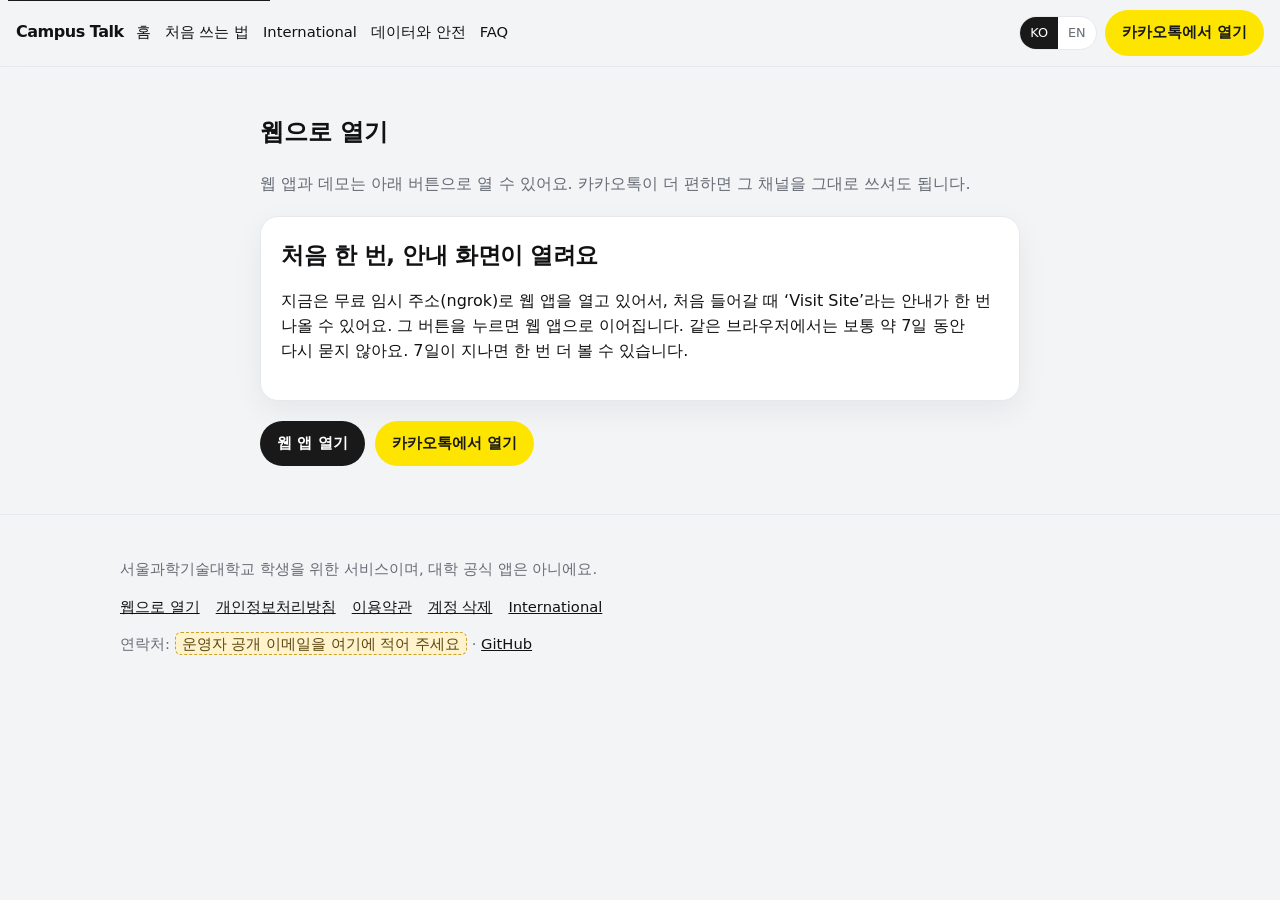
<file: open-web.html>
<!DOCTYPE html>
<html lang="ko" data-default-lang="ko">
<head>
  <meta charset="utf-8">
  <meta name="viewport" content="width=device-width, initial-scale=1, viewport-fit=cover">
  <title>웹으로 열기 · Campus Talk</title>
  <meta name="description" content="캠퍼스톡 웹 앱을 여는 방법. 처음 한 번 ‘Visit Site’ 안내가 나오면 버튼을 누르면 됩니다.">
  <meta name="robots" content="index,follow">
  <link rel="canonical" href="https://zavis.chat/campus-talk-site/open-web.html">
  <link rel="alternate" hreflang="ko" href="https://zavis.chat/campus-talk-site/open-web.html">
  <link rel="alternate" hreflang="en" href="https://zavis.chat/campus-talk-site/open-web.html">
  <link rel="alternate" hreflang="x-default" href="https://zavis.chat/campus-talk-site/open-web.html">
  <meta property="og:type" content="website">
  <meta property="og:site_name" content="Campus Talk">
  <meta property="og:title" content="웹으로 열기 · Campus Talk">
  <meta property="og:description" content="캠퍼스톡 웹 앱을 여는 방법. 처음 한 번 ‘Visit Site’ 안내가 나오면 버튼을 누르면 됩니다.">
  <meta property="og:url" content="https://zavis.chat/campus-talk-site/open-web.html">
  <meta property="og:image" content="https://zavis.chat/campus-talk-site/assets/og.png">
  <meta property="og:image:width" content="1200">
  <meta property="og:image:height" content="630">
  <meta property="og:locale" content="ko_KR">
  <meta property="og:locale:alternate" content="en_US">
  <meta name="twitter:card" content="summary_large_image">
  <meta name="twitter:title" content="웹으로 열기 · Campus Talk">
  <meta name="twitter:description" content="캠퍼스톡 웹 앱을 여는 방법. 처음 한 번 ‘Visit Site’ 안내가 나오면 버튼을 누르면 됩니다.">
  <meta name="twitter:image" content="https://zavis.chat/campus-talk-site/assets/og.png">
  <link rel="icon" href="assets/favicon.png" type="image/png">
  <link rel="apple-touch-icon" href="assets/apple-touch-icon.png">
  <link rel="stylesheet" href="styles.css">
  <script type="application/ld+json">{
    "@context": "https://schema.org",
    "@type": "WebPage",
    "name": "웹으로 열기",
    "url": "https://zavis.chat/campus-talk-site/open-web.html",
    "description": "How to open the Campus Talk web app. If a one-time Visit Site notice appears, click it to continue."
  }</script>
</head>
<body data-title-key="openWebTitle">
<a class="skip" href="#main">본문 바로가기 / Skip to content</a>
<header class="bar">
  <a class="logo" href="index.html">Campus Talk</a>
  <nav class="nav" aria-label="Primary">
    <a href="index.html" data-i18n="navHome">홈</a>
    <a href="guide.html" data-i18n="navGuide">처음 쓰는 법</a>
    <a href="international.html" data-i18n="navIntl">International</a>
    <a href="safety.html" data-i18n="navSafety">데이터와 안전</a>
    <a href="faq.html" data-i18n="navFaq">FAQ</a>
  </nav>
  <div class="bar-end">
    <div class="lang" role="group" aria-label="Language">
      <button type="button" id="lang-ko" aria-pressed="true">KO</button>
      <button type="button" id="lang-en" aria-pressed="false">EN</button>
    </div>
    <a href="https://pf.kakao.com/_AsxivX/chat" class="btn btn-primary" data-kakao data-i18n="ctaKakao" target="_blank" rel="noopener">카카오톡에서 열기</a>
    <button type="button" class="menu-btn" id="menu-btn" aria-expanded="false" aria-controls="nav-drawer" data-i18n="menu">메뉴</button>
  </div>
</header>
<div class="nav-drawer" id="nav-drawer">
    <a href="index.html" data-i18n="navHome">홈</a>
    <a href="guide.html" data-i18n="navGuide">처음 쓰는 법</a>
    <a href="international.html" data-i18n="navIntl">International</a>
    <a href="safety.html" data-i18n="navSafety">데이터와 안전</a>
    <a href="faq.html" data-i18n="navFaq">FAQ</a>
  <a href="https://pf.kakao.com/_AsxivX/chat" class="btn btn-primary" data-kakao data-i18n="ctaKakao" target="_blank" rel="noopener">카카오톡에서 열기</a>
</div>

<main id="main">
  <section class="section narrow">
    <h1 data-i18n="openWebTitle">웹으로 열기</h1>
    <p class="lede" data-i18n="openWebLead">웹 앱과 데모는 아래 버튼으로 열 수 있어요. 카카오톡이 더 편하면 그 채널을 그대로 쓰셔도 됩니다.</p>
    <article class="card" data-ngrok-hint>
      <h2 data-i18n="openWebNgrokT">처음 한 번, 안내 화면이 열려요</h2>
      <p data-i18n="openWebNgrokB">지금은 무료 임시 주소(ngrok)로 웹 앱을 열고 있어서, 처음 들어갈 때 ‘Visit Site’라는 안내가 한 번 나올 수 있어요. 그 버튼을 누르면 웹 앱으로 이어집니다. 같은 브라우저에서는 보통 약 7일 동안 다시 묻지 않아요. 7일이 지나면 한 번 더 볼 수 있습니다.</p>
    </article>
    <article class="card" data-stable-hint hidden>
      <h2 data-i18n="openWebStableT">웹 앱으로 이동합니다</h2>
      <p data-i18n="openWebStableB">아래 버튼을 누르면 캠퍼스톡 웹 앱이 열려요.</p>
    </article>
    <p class="actions" style="margin-top:20px">
      <a href="https://porridge-paragraph-stress.ngrok-free.dev/#login" class="btn btn-dark" data-app-direct data-i18n="openWebCta" rel="noopener">웹 앱 열기</a>
      <a href="https://pf.kakao.com/_AsxivX/chat" class="btn btn-primary" data-kakao data-i18n="openWebKakao" target="_blank" rel="noopener">카카오톡에서 열기</a>
    </p>
  </section>
</main>


<footer class="foot">
  <div class="wrap">
    <p data-i18n="footerNote">서울과학기술대학교 학생을 위한 서비스이며, 대학 공식 앱은 아니에요.</p>
    <div class="foot-links">
      <a href="open-web.html" data-i18n="footOpenWeb">웹으로 열기</a>
      <a href="privacy.html" data-i18n="footPrivacy">개인정보처리방침</a>
      <a href="terms.html" data-i18n="footTerms">이용약관</a>
      <a href="delete-account.html" data-i18n="footDelete">계정 삭제</a>
      <a href="international.html">International</a>
    </div>
    <p>
      <span data-i18n="contactLabel">연락처</span>:
      <span data-contact></span>
      <span class="todo" data-contact-placeholder data-i18n="contactTodo">운영자 공개 이메일을 여기에 적어 주세요</span>
      · <a data-github href="https://github.com/gogog01-29-2021">GitHub</a>
    </p>
  </div>
</footer>
<script src="site-config.js"></script>
<script src="site.js"></script>
</body>
</html>
</file>
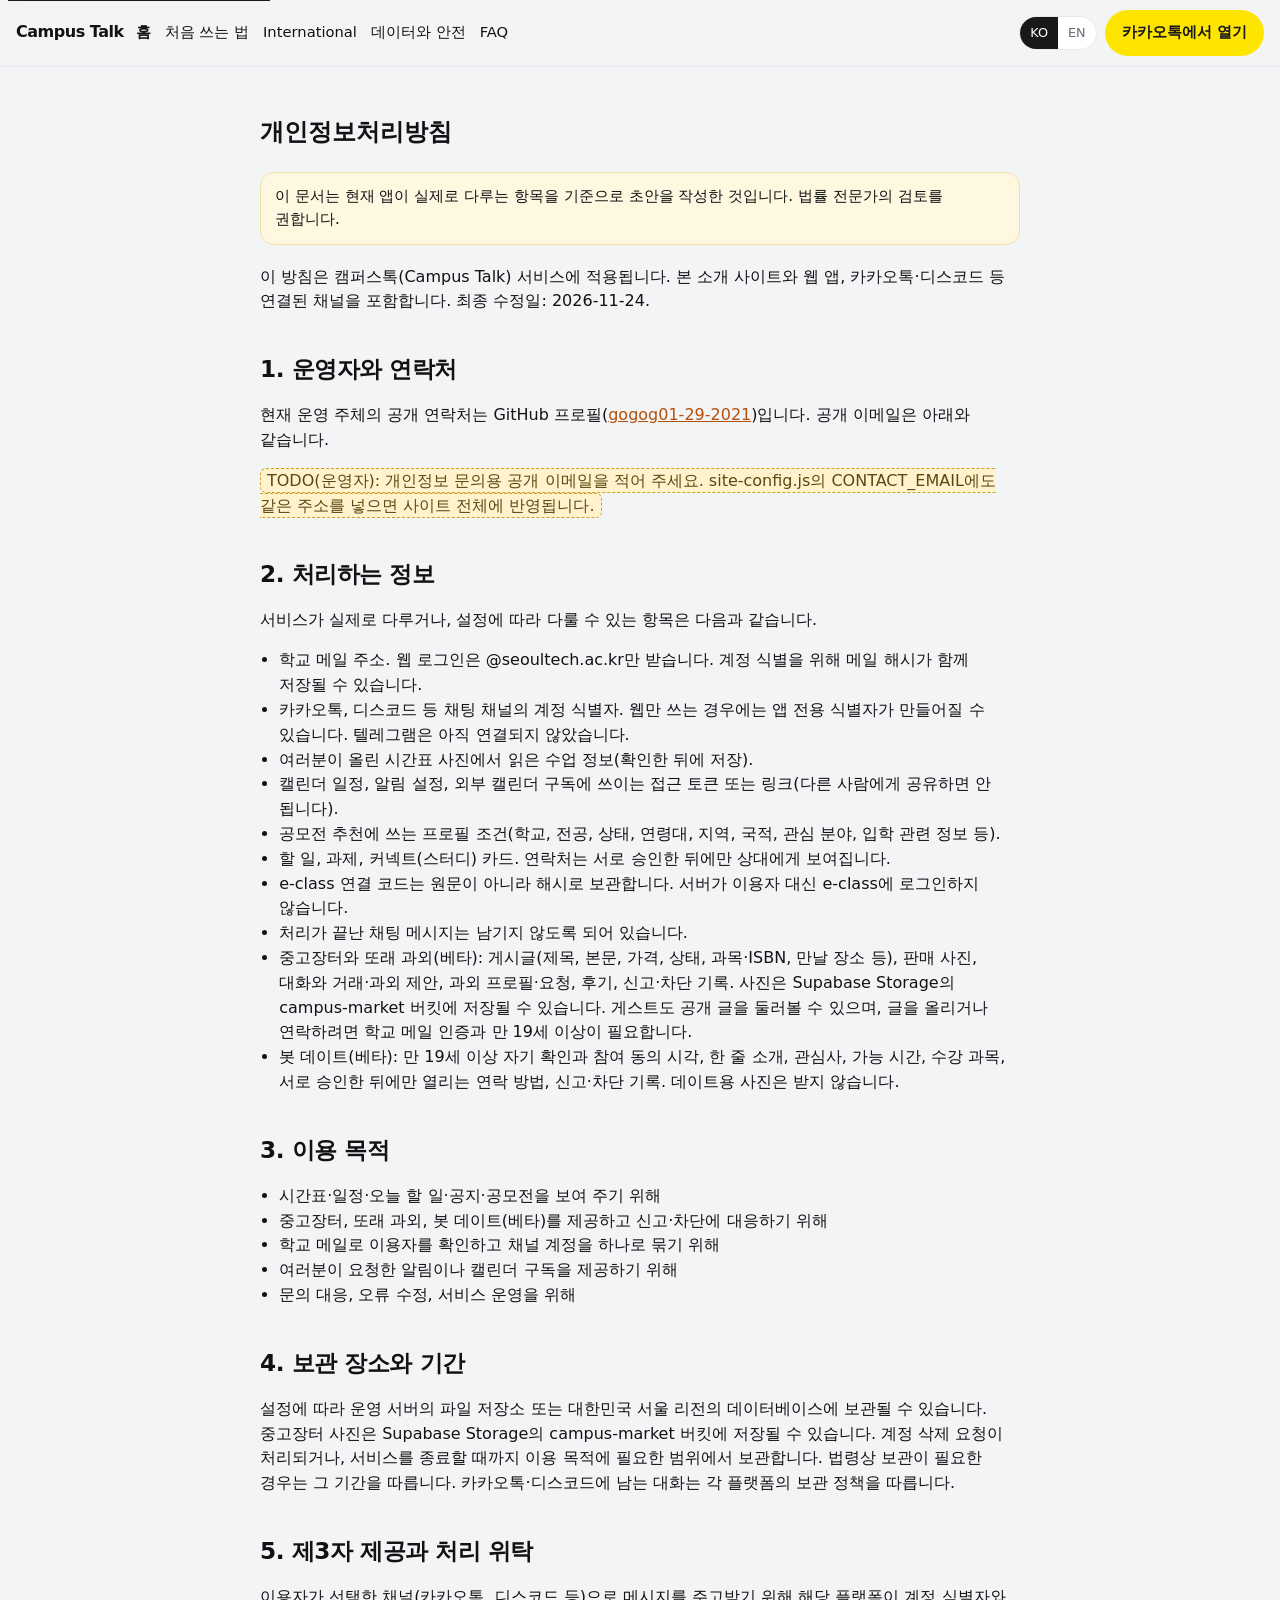
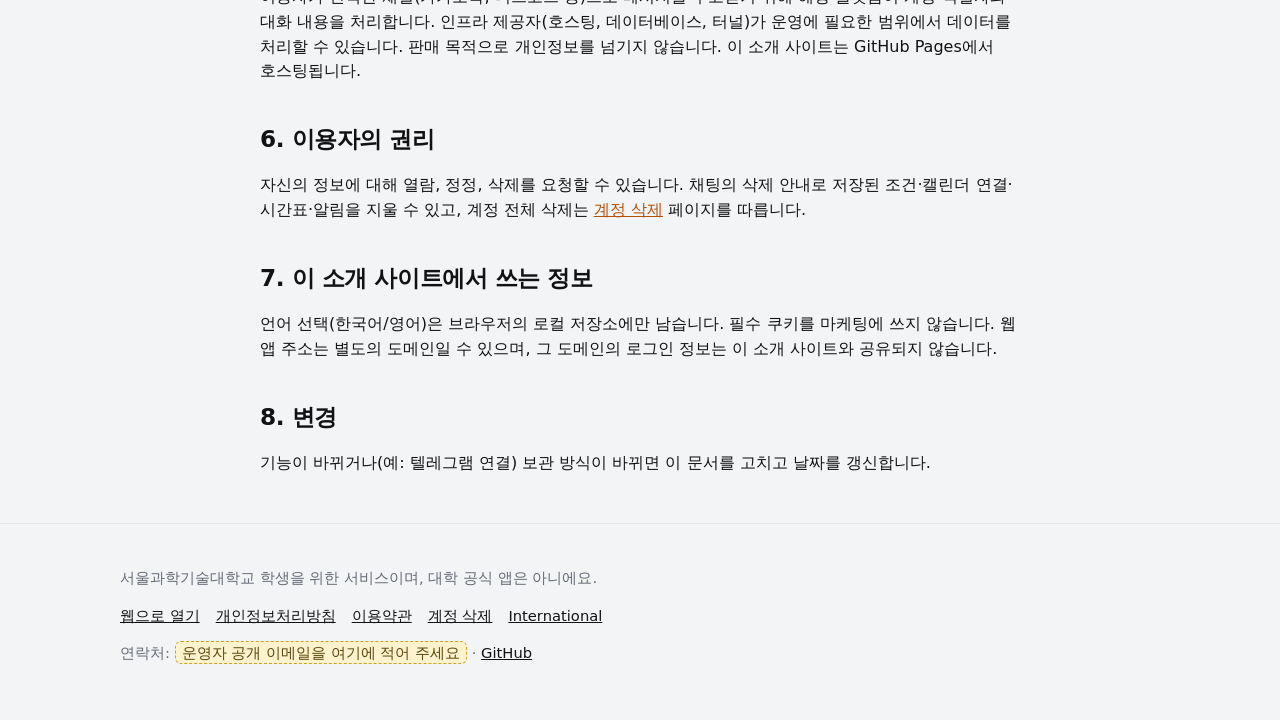
<file: privacy.html>
<!DOCTYPE html>
<html lang="ko" data-default-lang="ko">
<head>
  <meta charset="utf-8">
  <meta name="viewport" content="width=device-width, initial-scale=1, viewport-fit=cover">
  <title>개인정보처리방침 · Campus Talk</title>
  <meta name="description" content="캠퍼스톡 개인정보처리방침. 학교 메일, 채팅 계정, 시간표와 일정 등 실제로 다루는 항목을 안내합니다.">
  <meta name="robots" content="index,follow">
  <link rel="canonical" href="https://zavis.chat/campus-talk-site/privacy.html">
  <link rel="alternate" hreflang="ko" href="https://zavis.chat/campus-talk-site/privacy.html">
  <link rel="alternate" hreflang="en" href="https://zavis.chat/campus-talk-site/privacy.html">
  <link rel="alternate" hreflang="x-default" href="https://zavis.chat/campus-talk-site/privacy.html">
  <meta property="og:type" content="website">
  <meta property="og:site_name" content="Campus Talk">
  <meta property="og:title" content="개인정보처리방침 · Campus Talk">
  <meta property="og:description" content="캠퍼스톡 개인정보처리방침. 학교 메일, 채팅 계정, 시간표와 일정 등 실제로 다루는 항목을 안내합니다.">
  <meta property="og:url" content="https://zavis.chat/campus-talk-site/privacy.html">
  <meta property="og:image" content="https://zavis.chat/campus-talk-site/assets/og.png">
  <meta property="og:image:width" content="1200">
  <meta property="og:image:height" content="630">
  <meta property="og:locale" content="ko_KR">
  <meta property="og:locale:alternate" content="en_US">
  <meta name="twitter:card" content="summary_large_image">
  <meta name="twitter:title" content="개인정보처리방침 · Campus Talk">
  <meta name="twitter:description" content="캠퍼스톡 개인정보처리방침. 학교 메일, 채팅 계정, 시간표와 일정 등 실제로 다루는 항목을 안내합니다.">
  <meta name="twitter:image" content="https://zavis.chat/campus-talk-site/assets/og.png">
  <link rel="icon" href="assets/favicon.png" type="image/png">
  <link rel="apple-touch-icon" href="assets/apple-touch-icon.png">
  <link rel="stylesheet" href="styles.css">
  <script type="application/ld+json">{
    "@context": "https://schema.org",
    "@type": "WebSite",
    "name": "Campus Talk",
    "alternateName": "캠퍼스톡",
    "url": "https://zavis.chat/campus-talk-site/",
    "description": "Campus Talk privacy policy: school email, chat identifiers, timetable and calendar data, and how to request deletion."
  }</script>
</head>
<body data-title-key="pagePrivacy">
<a class="skip" href="#main">본문 바로가기 / Skip to content</a>
<header class="bar">
  <a class="logo" href="index.html">Campus Talk</a>
  <nav class="nav" aria-label="Primary">
    <a href="index.html" data-i18n="navHome" aria-current="page">홈</a>
    <a href="guide.html" data-i18n="navGuide">처음 쓰는 법</a>
    <a href="international.html" data-i18n="navIntl">International</a>
    <a href="safety.html" data-i18n="navSafety">데이터와 안전</a>
    <a href="faq.html" data-i18n="navFaq">FAQ</a>
  </nav>
  <div class="bar-end">
    <div class="lang" role="group" aria-label="Language">
      <button type="button" id="lang-ko" aria-pressed="true">KO</button>
      <button type="button" id="lang-en" aria-pressed="false">EN</button>
    </div>
    <a href="https://pf.kakao.com/_AsxivX/chat" class="btn btn-primary" data-kakao data-i18n="ctaKakao" target="_blank" rel="noopener">카카오톡에서 열기</a>
    <button type="button" class="menu-btn" id="menu-btn" aria-expanded="false" aria-controls="nav-drawer" data-i18n="menu">메뉴</button>
  </div>
</header>
<div class="nav-drawer" id="nav-drawer">
    <a href="index.html" data-i18n="navHome" aria-current="page">홈</a>
    <a href="guide.html" data-i18n="navGuide">처음 쓰는 법</a>
    <a href="international.html" data-i18n="navIntl">International</a>
    <a href="safety.html" data-i18n="navSafety">데이터와 안전</a>
    <a href="faq.html" data-i18n="navFaq">FAQ</a>
  <a href="https://pf.kakao.com/_AsxivX/chat" class="btn btn-primary" data-kakao data-i18n="ctaKakao" target="_blank" rel="noopener">카카오톡에서 열기</a>
</div>
<main id="main">

  <section class="section narrow legal">
    <h1 data-i18n="pagePrivacy">개인정보처리방침</h1>
    <p class="notice" data-i18n="legalBanner">이 문서는 현재 앱이 실제로 다루는 항목을 기준으로 초안을 작성한 것입니다. 법률 전문가의 검토를 권합니다.</p>
    <div data-lang="ko">
      <p>이 방침은 캠퍼스톡(Campus Talk) 서비스에 적용됩니다. 본 소개 사이트와 웹 앱, 카카오톡·디스코드 등 연결된 채널을 포함합니다. 최종 수정일: 2026-11-24.</p>
      <h2>1. 운영자와 연락처</h2>
      <p>현재 운영 주체의 공개 연락처는 GitHub 프로필(<a data-github href="https://github.com/gogog01-29-2021">gogog01-29-2021</a>)입니다. 공개 이메일은 아래와 같습니다.</p>
      <p><span data-contact></span> <span class="todo" data-contact-placeholder>TODO(운영자): 개인정보 문의용 공개 이메일을 적어 주세요. site-config.js의 CONTACT_EMAIL에도 같은 주소를 넣으면 사이트 전체에 반영됩니다.</span></p>
      <h2>2. 처리하는 정보</h2>
      <p>서비스가 실제로 다루거나, 설정에 따라 다룰 수 있는 항목은 다음과 같습니다.</p>
      <ul>
        <li>학교 메일 주소. 웹 로그인은 @seoultech.ac.kr만 받습니다. 계정 식별을 위해 메일 해시가 함께 저장될 수 있습니다.</li>
        <li>카카오톡, 디스코드 등 채팅 채널의 계정 식별자. 웹만 쓰는 경우에는 앱 전용 식별자가 만들어질 수 있습니다. 텔레그램은 아직 연결되지 않았습니다.</li>
        <li>여러분이 올린 시간표 사진에서 읽은 수업 정보(확인한 뒤에 저장).</li>
        <li>캘린더 일정, 알림 설정, 외부 캘린더 구독에 쓰이는 접근 토큰 또는 링크(다른 사람에게 공유하면 안 됩니다).</li>
        <li>공모전 추천에 쓰는 프로필 조건(학교, 전공, 상태, 연령대, 지역, 국적, 관심 분야, 입학 관련 정보 등).</li>
        <li>할 일, 과제, 커넥트(스터디) 카드. 연락처는 서로 승인한 뒤에만 상대에게 보여집니다.</li>
        <li>e-class 연결 코드는 원문이 아니라 해시로 보관합니다. 서버가 이용자 대신 e-class에 로그인하지 않습니다.</li>
        <li>처리가 끝난 채팅 메시지는 남기지 않도록 되어 있습니다.</li>
        <li>중고장터와 또래 과외(베타): 게시글(제목, 본문, 가격, 상태, 과목·ISBN, 만날 장소 등), 판매 사진, 대화와 거래·과외 제안, 과외 프로필·요청, 후기, 신고·차단 기록. 사진은 Supabase Storage의 campus-market 버킷에 저장될 수 있습니다. 게스트도 공개 글을 둘러볼 수 있으며, 글을 올리거나 연락하려면 학교 메일 인증과 만 19세 이상이 필요합니다.</li>
        <li>봇 데이트(베타): 만 19세 이상 자기 확인과 참여 동의 시각, 한 줄 소개, 관심사, 가능 시간, 수강 과목, 서로 승인한 뒤에만 열리는 연락 방법, 신고·차단 기록. 데이트용 사진은 받지 않습니다.</li>
      </ul>
      <h2>3. 이용 목적</h2>
      <ul>
        <li>시간표·일정·오늘 할 일·공지·공모전을 보여 주기 위해</li>
        <li>중고장터, 또래 과외, 봇 데이트(베타)를 제공하고 신고·차단에 대응하기 위해</li>
        <li>학교 메일로 이용자를 확인하고 채널 계정을 하나로 묶기 위해</li>
        <li>여러분이 요청한 알림이나 캘린더 구독을 제공하기 위해</li>
        <li>문의 대응, 오류 수정, 서비스 운영을 위해</li>
      </ul>
      <h2>4. 보관 장소와 기간</h2>
      <p>설정에 따라 운영 서버의 파일 저장소 또는 대한민국 서울 리전의 데이터베이스에 보관될 수 있습니다. 중고장터 사진은 Supabase Storage의 campus-market 버킷에 저장될 수 있습니다. 계정 삭제 요청이 처리되거나, 서비스를 종료할 때까지 이용 목적에 필요한 범위에서 보관합니다. 법령상 보관이 필요한 경우는 그 기간을 따릅니다. 카카오톡·디스코드에 남는 대화는 각 플랫폼의 보관 정책을 따릅니다.</p>
      <h2>5. 제3자 제공과 처리 위탁</h2>
      <p>이용자가 선택한 채널(카카오톡, 디스코드 등)으로 메시지를 주고받기 위해 해당 플랫폼이 계정 식별자와 대화 내용을 처리합니다. 인프라 제공자(호스팅, 데이터베이스, 터널)가 운영에 필요한 범위에서 데이터를 처리할 수 있습니다. 판매 목적으로 개인정보를 넘기지 않습니다. 이 소개 사이트는 GitHub Pages에서 호스팅됩니다.</p>
      <h2>6. 이용자의 권리</h2>
      <p>자신의 정보에 대해 열람, 정정, 삭제를 요청할 수 있습니다. 채팅의 삭제 안내로 저장된 조건·캘린더 연결·시간표·알림을 지울 수 있고, 계정 전체 삭제는 <a href="delete-account.html">계정 삭제</a> 페이지를 따릅니다.</p>
      <h2>7. 이 소개 사이트에서 쓰는 정보</h2>
      <p>언어 선택(한국어/영어)은 브라우저의 로컬 저장소에만 남습니다. 필수 쿠키를 마케팅에 쓰지 않습니다. 웹 앱 주소는 별도의 도메인일 수 있으며, 그 도메인의 로그인 정보는 이 소개 사이트와 공유되지 않습니다.</p>
      <h2>8. 변경</h2>
      <p>기능이 바뀌거나(예: 텔레그램 연결) 보관 방식이 바뀌면 이 문서를 고치고 날짜를 갱신합니다.</p>
    </div>
    <div data-lang="en" hidden>
      <p>This policy applies to the Campus Talk service, including this marketing site, the web app, and connected channels such as KakaoTalk and Discord. Last updated: 24 November 2026.</p>
      <h2>1. Operator and contact</h2>
      <p>The public contact currently listed for the operator is the GitHub profile <a data-github href="https://github.com/gogog01-29-2021">gogog01-29-2021</a>. A public email, when provided, appears below.</p>
      <p><span data-contact></span> <span class="todo" data-contact-placeholder>TODO (operator): add a public email for privacy requests. Put the same address in CONTACT_EMAIL in site-config.js so it appears across the site.</span></p>
      <h2>2. Information we process</h2>
      <p>Items the service actually handles, or may handle depending on settings, include:</p>
      <ul>
        <li>School email. Web sign-in accepts only @seoultech.ac.kr. A hash of the email may also be stored to identify the account.</li>
        <li>Chat-channel identifiers for KakaoTalk and Discord. If you use only the web app, an app-only identifier may be created. Telegram is not connected yet.</li>
        <li>Class information read from a timetable photo you upload (saved after you confirm).</li>
        <li>Calendar events, reminder settings, and access tokens or links used for external calendar subscription (do not share those links).</li>
        <li>Profile fields used to recommend contests (such as school, major, status, age range, region, nationality, interests, and enrollment-related information).</li>
        <li>To-dos, assignments, and Connect (study-partner) cards. Contact details are shown to the other person only after both approve.</li>
        <li>e-class link codes are stored as hashes, not in plain text. Our server does not log in to e-class on your behalf.</li>
        <li>Chat messages are not kept after they have been handled.</li>
        <li>Campus marketplace and peer tutoring (beta): listings (title, body, price, condition, course or ISBN, meetup zone, and similar fields), listing photos, chats and offers, tutor profiles and requests, reviews, and reports or blocks. Photos may be stored in the Supabase Storage bucket campus-market. Guests can browse public listings. Posting or contacting someone requires a verified school email and being 19 or older.</li>
        <li>Bot date (beta): 19+ self-attestation and consent timestamps, a one-line intro, interests, availability, courses, the contact method that is revealed only after both people approve, and reports or blocks. We do not collect dating photos.</li>
      </ul>
      <h2>3. Purpose</h2>
      <ul>
        <li>To show your timetable, calendar, today’s tasks, notices, and contests</li>
        <li>To provide the campus marketplace, peer tutoring, and Bot date (beta), and to handle reports or blocks</li>
        <li>To verify you with a school email and link chat accounts to one user</li>
        <li>To provide reminders or calendar subscription you asked for</li>
        <li>To answer questions, fix errors, and operate the service</li>
      </ul>
      <h2>4. Storage and period</h2>
      <p>Depending on the setup, data may be kept in files on the operations server or in a database in the Seoul, Korea region. Marketplace photos may be stored in the Supabase Storage bucket campus-market. We keep it for as long as needed for these purposes, until a deletion request is completed or the service ends, or for any longer period required by law. Messages that remain in KakaoTalk or Discord follow those platforms’ retention rules.</p>
      <h2>5. Third parties and processors</h2>
      <p>The chat platform you choose (such as KakaoTalk or Discord) processes account identifiers and messages so the conversation can be delivered. Infrastructure providers (hosting, database, tunnel) may process data as needed to run the service. We do not sell personal information. This marketing site is hosted on GitHub Pages.</p>
      <h2>6. Your rights</h2>
      <p>You may ask to access, correct, or delete your information. Chat deletion prompts can remove saved preferences, a calendar link, your schedule, and reminders. For full account deletion, follow <a href="delete-account.html">Delete your account</a>.</p>
      <h2>7. This marketing site</h2>
      <p>Your language choice (Korean/English) is stored only in your browser’s local storage. We do not use marketing cookies. The web app may live on a different hostname, and its sign-in data is not shared with this site.</p>
      <h2>8. Changes</h2>
      <p>If features change (for example, Telegram connecting) or storage changes, we will update this document and the date.</p>
    </div>
  </section>

</main>

<footer class="foot">
  <div class="wrap">
    <p data-i18n="footerNote">서울과학기술대학교 학생을 위한 서비스이며, 대학 공식 앱은 아니에요.</p>
    <div class="foot-links">
      <a href="open-web.html" data-i18n="footOpenWeb">웹으로 열기</a>
      <a href="privacy.html" data-i18n="footPrivacy">개인정보처리방침</a>
      <a href="terms.html" data-i18n="footTerms">이용약관</a>
      <a href="delete-account.html" data-i18n="footDelete">계정 삭제</a>
      <a href="international.html">International</a>
    </div>
    <p>
      <span data-i18n="contactLabel">연락처</span>:
      <span data-contact></span>
      <span class="todo" data-contact-placeholder data-i18n="contactTodo">운영자 공개 이메일을 여기에 적어 주세요</span>
      · <a data-github href="https://github.com/gogog01-29-2021">GitHub</a>
    </p>
  </div>
</footer>
<script src="site-config.js"></script>
<script src="site.js"></script>
</body>
</html>
</file>
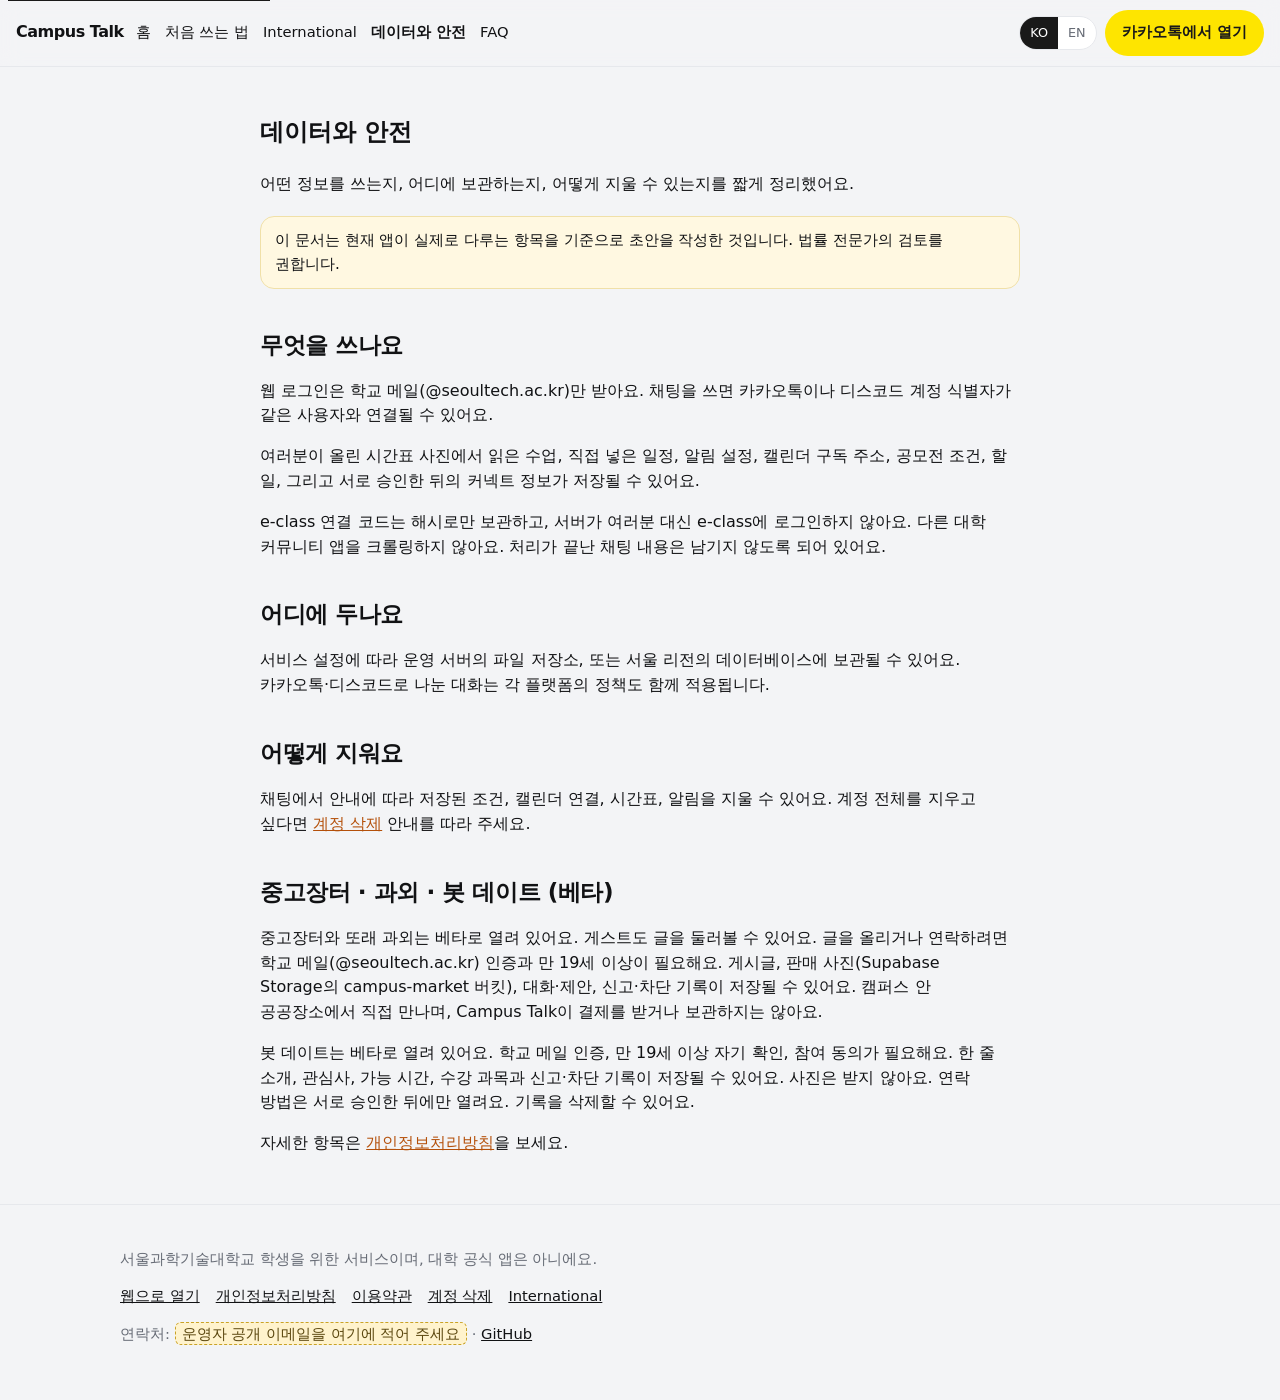
<file: safety.html>
<!DOCTYPE html>
<html lang="ko" data-default-lang="ko">
<head>
  <meta charset="utf-8">
  <meta name="viewport" content="width=device-width, initial-scale=1, viewport-fit=cover">
  <title>데이터와 안전 · Campus Talk</title>
  <meta name="description" content="캠퍼스톡이 어떤 정보를 쓰는지, 어디에 보관하는지, 어떻게 지울 수 있는지 안내합니다.">
  <meta name="robots" content="index,follow">
  <link rel="canonical" href="https://zavis.chat/campus-talk-site/safety.html">
  <link rel="alternate" hreflang="ko" href="https://zavis.chat/campus-talk-site/safety.html">
  <link rel="alternate" hreflang="en" href="https://zavis.chat/campus-talk-site/safety.html">
  <link rel="alternate" hreflang="x-default" href="https://zavis.chat/campus-talk-site/safety.html">
  <meta property="og:type" content="website">
  <meta property="og:site_name" content="Campus Talk">
  <meta property="og:title" content="데이터와 안전 · Campus Talk">
  <meta property="og:description" content="캠퍼스톡이 어떤 정보를 쓰는지, 어디에 보관하는지, 어떻게 지울 수 있는지 안내합니다.">
  <meta property="og:url" content="https://zavis.chat/campus-talk-site/safety.html">
  <meta property="og:image" content="https://zavis.chat/campus-talk-site/assets/og.png">
  <meta property="og:image:width" content="1200">
  <meta property="og:image:height" content="630">
  <meta property="og:locale" content="ko_KR">
  <meta property="og:locale:alternate" content="en_US">
  <meta name="twitter:card" content="summary_large_image">
  <meta name="twitter:title" content="데이터와 안전 · Campus Talk">
  <meta name="twitter:description" content="캠퍼스톡이 어떤 정보를 쓰는지, 어디에 보관하는지, 어떻게 지울 수 있는지 안내합니다.">
  <meta name="twitter:image" content="https://zavis.chat/campus-talk-site/assets/og.png">
  <link rel="icon" href="assets/favicon.png" type="image/png">
  <link rel="apple-touch-icon" href="assets/apple-touch-icon.png">
  <link rel="stylesheet" href="styles.css">
  <script type="application/ld+json">{
    "@context": "https://schema.org",
    "@type": "WebSite",
    "name": "Campus Talk",
    "alternateName": "캠퍼스톡",
    "url": "https://zavis.chat/campus-talk-site/",
    "description": "What Campus Talk uses, where it is stored, and how you can delete it."
  }</script>
</head>
<body data-title-key="pageSafety">
<a class="skip" href="#main">본문 바로가기 / Skip to content</a>
<header class="bar">
  <a class="logo" href="index.html">Campus Talk</a>
  <nav class="nav" aria-label="Primary">
    <a href="index.html" data-i18n="navHome">홈</a>
    <a href="guide.html" data-i18n="navGuide">처음 쓰는 법</a>
    <a href="international.html" data-i18n="navIntl">International</a>
    <a href="safety.html" data-i18n="navSafety" aria-current="page">데이터와 안전</a>
    <a href="faq.html" data-i18n="navFaq">FAQ</a>
  </nav>
  <div class="bar-end">
    <div class="lang" role="group" aria-label="Language">
      <button type="button" id="lang-ko" aria-pressed="true">KO</button>
      <button type="button" id="lang-en" aria-pressed="false">EN</button>
    </div>
    <a href="https://pf.kakao.com/_AsxivX/chat" class="btn btn-primary" data-kakao data-i18n="ctaKakao" target="_blank" rel="noopener">카카오톡에서 열기</a>
    <button type="button" class="menu-btn" id="menu-btn" aria-expanded="false" aria-controls="nav-drawer" data-i18n="menu">메뉴</button>
  </div>
</header>
<div class="nav-drawer" id="nav-drawer">
    <a href="index.html" data-i18n="navHome">홈</a>
    <a href="guide.html" data-i18n="navGuide">처음 쓰는 법</a>
    <a href="international.html" data-i18n="navIntl">International</a>
    <a href="safety.html" data-i18n="navSafety" aria-current="page">데이터와 안전</a>
    <a href="faq.html" data-i18n="navFaq">FAQ</a>
  <a href="https://pf.kakao.com/_AsxivX/chat" class="btn btn-primary" data-kakao data-i18n="ctaKakao" target="_blank" rel="noopener">카카오톡에서 열기</a>
</div>
<main id="main">

  <section class="section narrow legal">
    <h1 data-i18n="safetyTitle">데이터와 안전</h1>
    <p class="lede" data-i18n="safetyLead">어떤 정보를 쓰는지, 어디에 보관하는지, 어떻게 지울 수 있는지를 짧게 정리했어요.</p>
    <p class="notice" data-i18n="legalBanner">이 문서는 현재 앱이 실제로 다루는 항목을 기준으로 초안을 작성한 것입니다. 법률 전문가의 검토를 권합니다.</p>
    <div data-lang="ko">
      <h2>무엇을 쓰나요</h2>
      <p>웹 로그인은 학교 메일(@seoultech.ac.kr)만 받아요. 채팅을 쓰면 카카오톡이나 디스코드 계정 식별자가 같은 사용자와 연결될 수 있어요.</p>
      <p>여러분이 올린 시간표 사진에서 읽은 수업, 직접 넣은 일정, 알림 설정, 캘린더 구독 주소, 공모전 조건, 할 일, 그리고 서로 승인한 뒤의 커넥트 정보가 저장될 수 있어요.</p>
      <p>e-class 연결 코드는 해시로만 보관하고, 서버가 여러분 대신 e-class에 로그인하지 않아요. 다른 대학 커뮤니티 앱을 크롤링하지 않아요. 처리가 끝난 채팅 내용은 남기지 않도록 되어 있어요.</p>
      <h2>어디에 두나요</h2>
      <p>서비스 설정에 따라 운영 서버의 파일 저장소, 또는 서울 리전의 데이터베이스에 보관될 수 있어요. 카카오톡·디스코드로 나눈 대화는 각 플랫폼의 정책도 함께 적용됩니다.</p>
      <h2>어떻게 지워요</h2>
      <p>채팅에서 안내에 따라 저장된 조건, 캘린더 연결, 시간표, 알림을 지울 수 있어요. 계정 전체를 지우고 싶다면 <a href="delete-account.html">계정 삭제</a> 안내를 따라 주세요.</p>
      <h2>중고장터 · 과외 · 봇 데이트 (베타)</h2>
      <p>중고장터와 또래 과외는 베타로 열려 있어요. 게스트도 글을 둘러볼 수 있어요. 글을 올리거나 연락하려면 학교 메일(@seoultech.ac.kr) 인증과 만 19세 이상이 필요해요. 게시글, 판매 사진(Supabase Storage의 campus-market 버킷), 대화·제안, 신고·차단 기록이 저장될 수 있어요. 캠퍼스 안 공공장소에서 직접 만나며, Campus Talk이 결제를 받거나 보관하지는 않아요.</p>
      <p>봇 데이트는 베타로 열려 있어요. 학교 메일 인증, 만 19세 이상 자기 확인, 참여 동의가 필요해요. 한 줄 소개, 관심사, 가능 시간, 수강 과목과 신고·차단 기록이 저장될 수 있어요. 사진은 받지 않아요. 연락 방법은 서로 승인한 뒤에만 열려요. 기록을 삭제할 수 있어요.</p>
      <p>자세한 항목은 <a href="privacy.html">개인정보처리방침</a>을 보세요.</p>
    </div>
    <div data-lang="en" hidden>
      <h2>What we use</h2>
      <p>Web sign-in accepts only a school email (@seoultech.ac.kr). If you use chat, a KakaoTalk or Discord account identifier can be linked to the same user.</p>
      <p>We may store classes read from a timetable photo you upload (after you confirm), events you add, reminder settings, a calendar subscription link, contest preferences, to-dos, and Connect details that both people have approved.</p>
      <p>e-class link codes are stored as hashes. Our server does not log in to e-class on your behalf. We do not crawl other campus community apps. Chat messages are not kept after they have been handled.</p>
      <h2>Where it is stored</h2>
      <p>Depending on the service setup, data may be kept in files on the operations server or in a database in the Seoul region. Chats on KakaoTalk or Discord are also subject to those platforms’ policies.</p>
      <h2>How to delete it</h2>
      <p>In chat, you can follow the prompts to delete saved preferences, a calendar link, your schedule, and reminders. To request full account deletion, see <a href="delete-account.html">Delete your account</a>.</p>
      <h2>Marketplace, tutoring, and Bot date (beta)</h2>
      <p>The campus marketplace and peer tutoring are open in beta. Guests can browse. Posting or contacting someone needs a verified @seoultech.ac.kr email and being 19 or older. We may store listings, listing photos (in the Supabase Storage bucket campus-market), chats and offers, and reports or blocks. Meet in person in a public place on campus. Campus Talk does not take or hold payments.</p>
      <p>Bot date is open in beta. You need a verified school email, a 19+ self-attestation, and consent. We may store your intro, interests, availability, courses, and reports or blocks. We do not collect photos. Contact is shared only after both people say yes. You can delete your records.</p>
      <p>See the <a href="privacy.html">privacy policy</a> for a fuller list.</p>
    </div>
  </section>

</main>

<footer class="foot">
  <div class="wrap">
    <p data-i18n="footerNote">서울과학기술대학교 학생을 위한 서비스이며, 대학 공식 앱은 아니에요.</p>
    <div class="foot-links">
      <a href="open-web.html" data-i18n="footOpenWeb">웹으로 열기</a>
      <a href="privacy.html" data-i18n="footPrivacy">개인정보처리방침</a>
      <a href="terms.html" data-i18n="footTerms">이용약관</a>
      <a href="delete-account.html" data-i18n="footDelete">계정 삭제</a>
      <a href="international.html">International</a>
    </div>
    <p>
      <span data-i18n="contactLabel">연락처</span>:
      <span data-contact></span>
      <span class="todo" data-contact-placeholder data-i18n="contactTodo">운영자 공개 이메일을 여기에 적어 주세요</span>
      · <a data-github href="https://github.com/gogog01-29-2021">GitHub</a>
    </p>
  </div>
</footer>
<script src="site-config.js"></script>
<script src="site.js"></script>
</body>
</html>
</file>
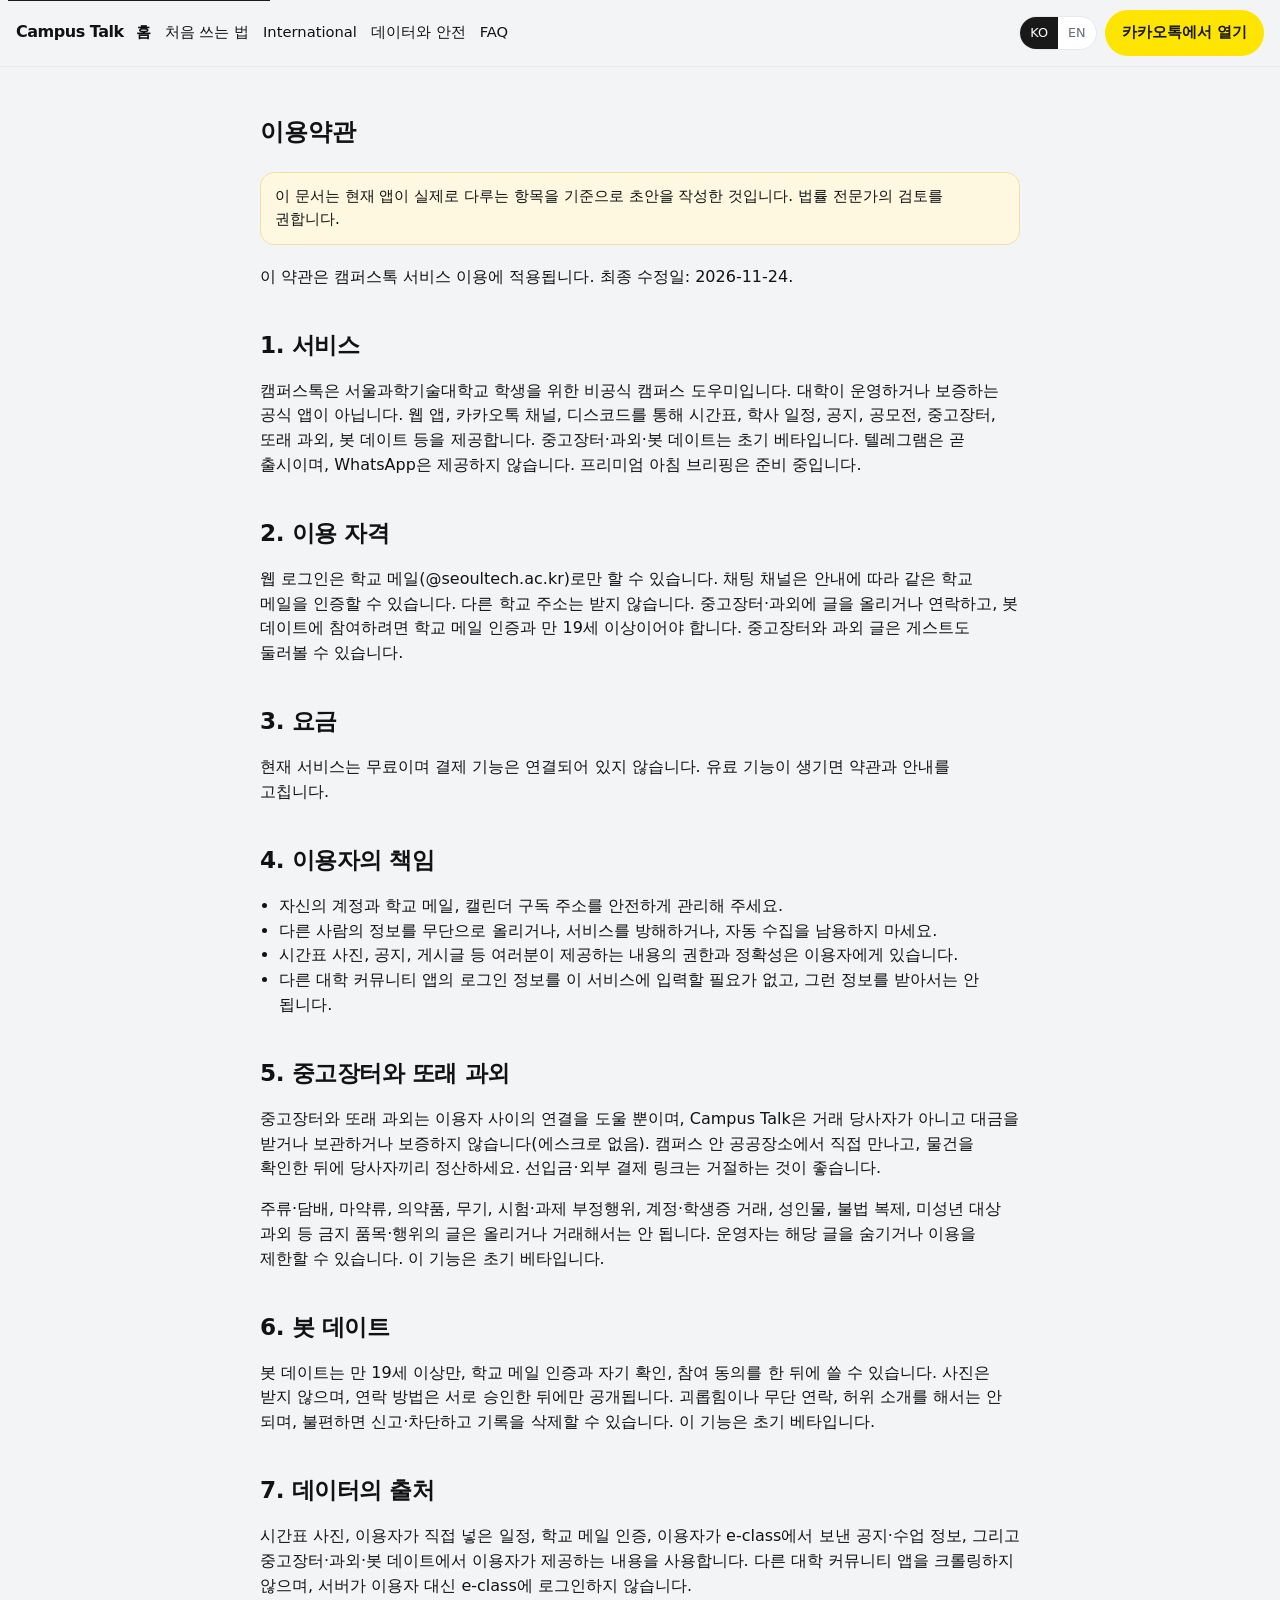
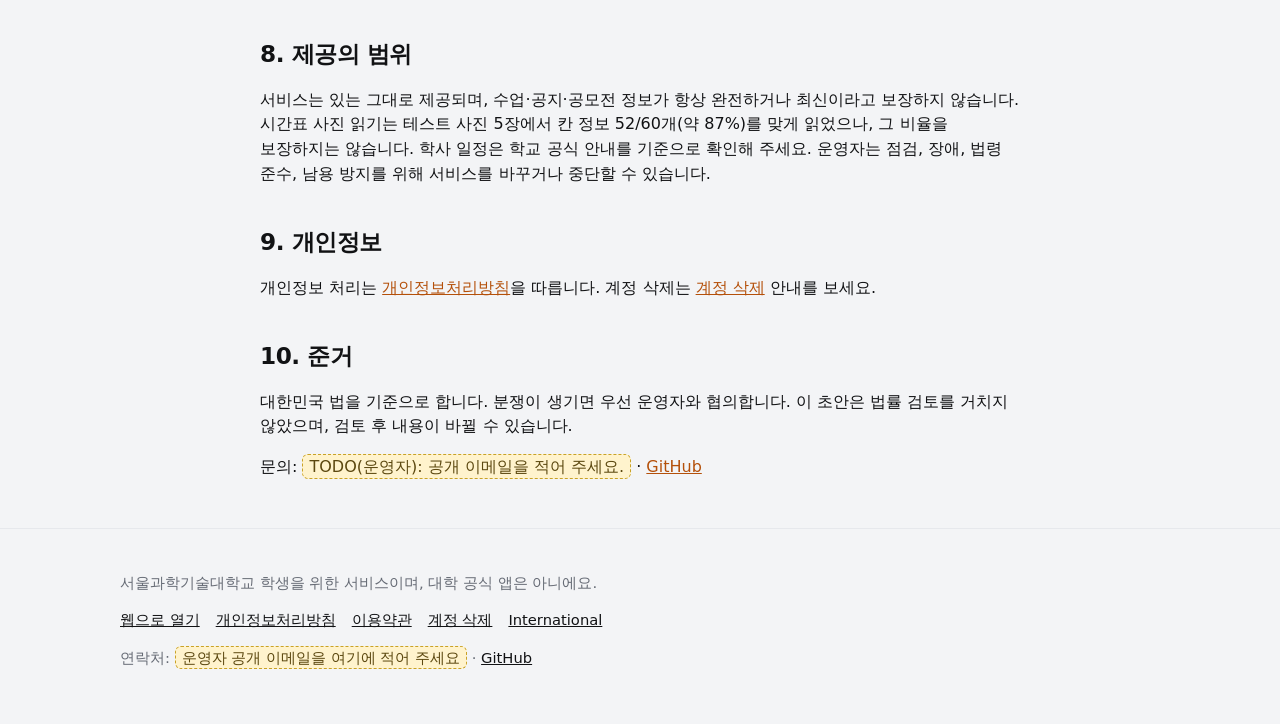
<file: terms.html>
<!DOCTYPE html>
<html lang="ko" data-default-lang="ko">
<head>
  <meta charset="utf-8">
  <meta name="viewport" content="width=device-width, initial-scale=1, viewport-fit=cover">
  <title>이용약관 · Campus Talk</title>
  <meta name="description" content="캠퍼스톡 이용약관. 비공식 서비스, 학교 메일 이용, 무료 제공, 데이터 출처와 이용자 책임을 안내합니다.">
  <meta name="robots" content="index,follow">
  <link rel="canonical" href="https://zavis.chat/campus-talk-site/terms.html">
  <link rel="alternate" hreflang="ko" href="https://zavis.chat/campus-talk-site/terms.html">
  <link rel="alternate" hreflang="en" href="https://zavis.chat/campus-talk-site/terms.html">
  <link rel="alternate" hreflang="x-default" href="https://zavis.chat/campus-talk-site/terms.html">
  <meta property="og:type" content="website">
  <meta property="og:site_name" content="Campus Talk">
  <meta property="og:title" content="이용약관 · Campus Talk">
  <meta property="og:description" content="캠퍼스톡 이용약관. 비공식 서비스, 학교 메일 이용, 무료 제공, 데이터 출처와 이용자 책임을 안내합니다.">
  <meta property="og:url" content="https://zavis.chat/campus-talk-site/terms.html">
  <meta property="og:image" content="https://zavis.chat/campus-talk-site/assets/og.png">
  <meta property="og:image:width" content="1200">
  <meta property="og:image:height" content="630">
  <meta property="og:locale" content="ko_KR">
  <meta property="og:locale:alternate" content="en_US">
  <meta name="twitter:card" content="summary_large_image">
  <meta name="twitter:title" content="이용약관 · Campus Talk">
  <meta name="twitter:description" content="캠퍼스톡 이용약관. 비공식 서비스, 학교 메일 이용, 무료 제공, 데이터 출처와 이용자 책임을 안내합니다.">
  <meta name="twitter:image" content="https://zavis.chat/campus-talk-site/assets/og.png">
  <link rel="icon" href="assets/favicon.png" type="image/png">
  <link rel="apple-touch-icon" href="assets/apple-touch-icon.png">
  <link rel="stylesheet" href="styles.css">
  <script type="application/ld+json">{
    "@context": "https://schema.org",
    "@type": "WebSite",
    "name": "Campus Talk",
    "alternateName": "캠퍼스톡",
    "url": "https://zavis.chat/campus-talk-site/",
    "description": "Campus Talk terms of use: unofficial student service, school-email access, free use, data sources, and your responsibilities."
  }</script>
</head>
<body data-title-key="pageTerms">
<a class="skip" href="#main">본문 바로가기 / Skip to content</a>
<header class="bar">
  <a class="logo" href="index.html">Campus Talk</a>
  <nav class="nav" aria-label="Primary">
    <a href="index.html" data-i18n="navHome" aria-current="page">홈</a>
    <a href="guide.html" data-i18n="navGuide">처음 쓰는 법</a>
    <a href="international.html" data-i18n="navIntl">International</a>
    <a href="safety.html" data-i18n="navSafety">데이터와 안전</a>
    <a href="faq.html" data-i18n="navFaq">FAQ</a>
  </nav>
  <div class="bar-end">
    <div class="lang" role="group" aria-label="Language">
      <button type="button" id="lang-ko" aria-pressed="true">KO</button>
      <button type="button" id="lang-en" aria-pressed="false">EN</button>
    </div>
    <a href="https://pf.kakao.com/_AsxivX/chat" class="btn btn-primary" data-kakao data-i18n="ctaKakao" target="_blank" rel="noopener">카카오톡에서 열기</a>
    <button type="button" class="menu-btn" id="menu-btn" aria-expanded="false" aria-controls="nav-drawer" data-i18n="menu">메뉴</button>
  </div>
</header>
<div class="nav-drawer" id="nav-drawer">
    <a href="index.html" data-i18n="navHome" aria-current="page">홈</a>
    <a href="guide.html" data-i18n="navGuide">처음 쓰는 법</a>
    <a href="international.html" data-i18n="navIntl">International</a>
    <a href="safety.html" data-i18n="navSafety">데이터와 안전</a>
    <a href="faq.html" data-i18n="navFaq">FAQ</a>
  <a href="https://pf.kakao.com/_AsxivX/chat" class="btn btn-primary" data-kakao data-i18n="ctaKakao" target="_blank" rel="noopener">카카오톡에서 열기</a>
</div>
<main id="main">

  <section class="section narrow legal">
    <h1 data-i18n="pageTerms">이용약관</h1>
    <p class="notice" data-i18n="legalBanner">이 문서는 현재 앱이 실제로 다루는 항목을 기준으로 초안을 작성한 것입니다. 법률 전문가의 검토를 권합니다.</p>
    <div data-lang="ko">
      <p>이 약관은 캠퍼스톡 서비스 이용에 적용됩니다. 최종 수정일: 2026-11-24.</p>
      <h2>1. 서비스</h2>
      <p>캠퍼스톡은 서울과학기술대학교 학생을 위한 비공식 캠퍼스 도우미입니다. 대학이 운영하거나 보증하는 공식 앱이 아닙니다. 웹 앱, 카카오톡 채널, 디스코드를 통해 시간표, 학사 일정, 공지, 공모전, 중고장터, 또래 과외, 봇 데이트 등을 제공합니다. 중고장터·과외·봇 데이트는 초기 베타입니다. 텔레그램은 곧 출시이며, WhatsApp은 제공하지 않습니다. 프리미엄 아침 브리핑은 준비 중입니다.</p>
      <h2>2. 이용 자격</h2>
      <p>웹 로그인은 학교 메일(@seoultech.ac.kr)로만 할 수 있습니다. 채팅 채널은 안내에 따라 같은 학교 메일을 인증할 수 있습니다. 다른 학교 주소는 받지 않습니다. 중고장터·과외에 글을 올리거나 연락하고, 봇 데이트에 참여하려면 학교 메일 인증과 만 19세 이상이어야 합니다. 중고장터와 과외 글은 게스트도 둘러볼 수 있습니다.</p>
      <h2>3. 요금</h2>
      <p>현재 서비스는 무료이며 결제 기능은 연결되어 있지 않습니다. 유료 기능이 생기면 약관과 안내를 고칩니다.</p>
      <h2>4. 이용자의 책임</h2>
      <ul>
        <li>자신의 계정과 학교 메일, 캘린더 구독 주소를 안전하게 관리해 주세요.</li>
        <li>다른 사람의 정보를 무단으로 올리거나, 서비스를 방해하거나, 자동 수집을 남용하지 마세요.</li>
        <li>시간표 사진, 공지, 게시글 등 여러분이 제공하는 내용의 권한과 정확성은 이용자에게 있습니다.</li>
        <li>다른 대학 커뮤니티 앱의 로그인 정보를 이 서비스에 입력할 필요가 없고, 그런 정보를 받아서는 안 됩니다.</li>
      </ul>
      <h2>5. 중고장터와 또래 과외</h2>
      <p>중고장터와 또래 과외는 이용자 사이의 연결을 도울 뿐이며, Campus Talk은 거래 당사자가 아니고 대금을 받거나 보관하거나 보증하지 않습니다(에스크로 없음). 캠퍼스 안 공공장소에서 직접 만나고, 물건을 확인한 뒤에 당사자끼리 정산하세요. 선입금·외부 결제 링크는 거절하는 것이 좋습니다.</p>
      <p>주류·담배, 마약류, 의약품, 무기, 시험·과제 부정행위, 계정·학생증 거래, 성인물, 불법 복제, 미성년 대상 과외 등 금지 품목·행위의 글은 올리거나 거래해서는 안 됩니다. 운영자는 해당 글을 숨기거나 이용을 제한할 수 있습니다. 이 기능은 초기 베타입니다.</p>
      <h2>6. 봇 데이트</h2>
      <p>봇 데이트는 만 19세 이상만, 학교 메일 인증과 자기 확인, 참여 동의를 한 뒤에 쓸 수 있습니다. 사진은 받지 않으며, 연락 방법은 서로 승인한 뒤에만 공개됩니다. 괴롭힘이나 무단 연락, 허위 소개를 해서는 안 되며, 불편하면 신고·차단하고 기록을 삭제할 수 있습니다. 이 기능은 초기 베타입니다.</p>
      <h2>7. 데이터의 출처</h2>
      <p>시간표 사진, 이용자가 직접 넣은 일정, 학교 메일 인증, 이용자가 e-class에서 보낸 공지·수업 정보, 그리고 중고장터·과외·봇 데이트에서 이용자가 제공하는 내용을 사용합니다. 다른 대학 커뮤니티 앱을 크롤링하지 않으며, 서버가 이용자 대신 e-class에 로그인하지 않습니다.</p>
      <h2>8. 제공의 범위</h2>
      <p>서비스는 있는 그대로 제공되며, 수업·공지·공모전 정보가 항상 완전하거나 최신이라고 보장하지 않습니다. 시간표 사진 읽기는 테스트 사진 5장에서 칸 정보 52/60개(약 87%)를 맞게 읽었으나, 그 비율을 보장하지는 않습니다. 학사 일정은 학교 공식 안내를 기준으로 확인해 주세요. 운영자는 점검, 장애, 법령 준수, 남용 방지를 위해 서비스를 바꾸거나 중단할 수 있습니다.</p>
      <h2>9. 개인정보</h2>
      <p>개인정보 처리는 <a href="privacy.html">개인정보처리방침</a>을 따릅니다. 계정 삭제는 <a href="delete-account.html">계정 삭제</a> 안내를 보세요.</p>
      <h2>10. 준거</h2>
      <p>대한민국 법을 기준으로 합니다. 분쟁이 생기면 우선 운영자와 협의합니다. 이 초안은 법률 검토를 거치지 않았으며, 검토 후 내용이 바뀔 수 있습니다.</p>
      <p>문의: <span data-contact></span> <span class="todo" data-contact-placeholder>TODO(운영자): 공개 이메일을 적어 주세요.</span> · <a data-github href="https://github.com/gogog01-29-2021">GitHub</a></p>
    </div>
    <div data-lang="en" hidden>
      <p>These terms apply to use of the Campus Talk service. Last updated: 24 November 2026.</p>
      <h2>1. The service</h2>
      <p>Campus Talk is an unofficial campus assistant for students at Seoul National University of Science and Technology. It is not operated or endorsed as an official university app. It offers timetable, academic calendar, notice, contest, marketplace, peer tutoring, and Bot date features through the web app, a KakaoTalk channel, and Discord. The marketplace, tutoring, and Bot date features are an early beta. Telegram is coming soon. WhatsApp is not offered. A premium morning briefing is also being prepared.</p>
      <h2>2. Eligibility</h2>
      <p>Web sign-in works only with a school email ending in @seoultech.ac.kr. Chat channels may ask you to verify the same school email. Addresses from other schools are not accepted. To post or contact someone in the marketplace or tutoring, or to join Bot date, you need a verified school email and you must be 19 or older. Guests may browse marketplace and tutoring listings.</p>
      <h2>3. Fees</h2>
      <p>The service is free today. Payments are not connected. If paid features are added, these terms and the on-site notices will be updated.</p>
      <h2>4. Your responsibilities</h2>
      <ul>
        <li>Keep your account, school email, and calendar subscription links secure.</li>
        <li>Do not upload other people’s information without permission, disrupt the service, or abuse automated collection.</li>
        <li>You are responsible for the rights and accuracy of content you provide, such as timetable photos, notices, or posts.</li>
        <li>You do not need to — and must not — enter login details for other campus community apps into this service.</li>
      </ul>
      <h2>5. Marketplace and peer tutoring</h2>
      <p>The campus marketplace and peer tutoring only help students connect with each other. Campus Talk is not a party to the deal and does not take, hold, or guarantee payments (no escrow). Meet in a public place on campus and settle payment yourselves after checking the item. Decline upfront transfers and off-app payment links.</p>
      <p>Do not post or trade prohibited items or services, including alcohol, tobacco, drugs, medicines, weapons, exam or homework cheating, selling accounts or student IDs, adult content, illegal copies, or tutoring aimed at minors. The operator may hide listings or limit use. These features are an early beta.</p>
      <h2>6. Bot date</h2>
      <p>Bot date is only for people 19 or older who have verified a school email, completed a 19+ self-attestation, and given consent. We do not collect photos. Contact details are revealed only after both people approve. Do not harass others, contact them without approval, or post a false intro. You can report, block, or delete your records. This feature is an early beta.</p>
      <h2>7. Data sources</h2>
      <p>We use timetable photos, events you add yourself, school-email verification, notices or class information you send from e-class, and content you provide in the marketplace, tutoring, or Bot date. We do not crawl other campus community apps, and our server does not log in to e-class on your behalf.</p>
      <h2>8. Scope of the service</h2>
      <p>The service is provided as is. Class, notice, and contest information may be incomplete or out of date. Timetable photo reading correctly identified 52 of 60 cells (about 87%) on five test photos; that rate is not a guarantee. Please confirm academic dates against official university notices. The operator may change or pause the service for maintenance, outages, legal compliance, or to prevent abuse.</p>
      <h2>9. Privacy</h2>
      <p>Personal information is handled under the <a href="privacy.html">privacy policy</a>. See <a href="delete-account.html">Delete your account</a> to close an account.</p>
      <h2>10. Governing law</h2>
      <p>These terms are intended to be read under the laws of the Republic of Korea. Please contact the operator first if a dispute arises. This draft has not been reviewed by a lawyer and may change after such a review.</p>
      <p>Contact: <span data-contact></span> <span class="todo" data-contact-placeholder>TODO (operator): add a public email.</span> · <a data-github href="https://github.com/gogog01-29-2021">GitHub</a></p>
    </div>
  </section>

</main>

<footer class="foot">
  <div class="wrap">
    <p data-i18n="footerNote">서울과학기술대학교 학생을 위한 서비스이며, 대학 공식 앱은 아니에요.</p>
    <div class="foot-links">
      <a href="open-web.html" data-i18n="footOpenWeb">웹으로 열기</a>
      <a href="privacy.html" data-i18n="footPrivacy">개인정보처리방침</a>
      <a href="terms.html" data-i18n="footTerms">이용약관</a>
      <a href="delete-account.html" data-i18n="footDelete">계정 삭제</a>
      <a href="international.html">International</a>
    </div>
    <p>
      <span data-i18n="contactLabel">연락처</span>:
      <span data-contact></span>
      <span class="todo" data-contact-placeholder data-i18n="contactTodo">운영자 공개 이메일을 여기에 적어 주세요</span>
      · <a data-github href="https://github.com/gogog01-29-2021">GitHub</a>
    </p>
  </div>
</footer>
<script src="site-config.js"></script>
<script src="site.js"></script>
</body>
</html>
</file>
<file: styles.css>
:root {
  color-scheme: light;
  --bg: #f3f4f6;
  --card: #ffffff;
  --text: #111214;
  --muted: #666b75;
  --line: #e6e8ec;
  --yellow: #fee500;
  --yellow-ink: #191919;
  --accent: #ff7a1a;
  --link: #b4500a;
  --ok: #177a45;
  --radius: 18px;
  --wrap: 1040px;
  --narrow: 760px;
  --shadow: 0 10px 30px rgba(17, 18, 20, 0.06);
}
* { box-sizing: border-box; }
html { scroll-behavior: smooth; scroll-padding-top: 72px; -webkit-text-size-adjust: 100%; }
body {
  margin: 0;
  background: var(--bg);
  color: var(--text);
  font: 16px/1.55 system-ui, -apple-system, "Segoe UI", "Apple SD Gothic Neo", "Noto Sans KR", "Malgun Gothic", sans-serif;
  word-break: keep-all;
  overflow-wrap: anywhere;
}
img { max-width: 100%; height: auto; display: block; }
a { color: var(--link); }
a:focus-visible, button:focus-visible {
  outline: 3px solid var(--yellow);
  outline-offset: 3px;
}
.skip {
  position: absolute; left: 8px; top: -40px; background: var(--yellow-ink); color: #fff;
  padding: 8px 12px; z-index: 80;
}
.skip:focus { top: 8px; }
.wrap { width: min(var(--wrap), calc(100% - 32px)); margin: 0 auto; }
.narrow { width: min(var(--narrow), calc(100% - 32px)); margin: 0 auto; }

.bar {
  position: sticky; top: 0; z-index: 40;
  display: flex; align-items: center; gap: 12px;
  padding: 10px 16px;
  padding-top: calc(10px + env(safe-area-inset-top, 0px));
  background: color-mix(in srgb, var(--bg) 92%, transparent);
  backdrop-filter: blur(10px);
  border-bottom: 1px solid var(--line);
}
.logo {
  font-weight: 800; text-decoration: none; color: var(--text);
  letter-spacing: -0.03em; white-space: nowrap;
}
.nav { display: none; gap: 14px; align-items: center; }
.nav a { color: var(--text); text-decoration: none; font-size: 0.92rem; }
.nav a[aria-current="page"] { font-weight: 700; }
.bar-end { margin-left: auto; display: flex; align-items: center; gap: 8px; }
.lang { display: flex; border: 1px solid var(--line); border-radius: 999px; overflow: hidden; background: var(--card); }
.lang button {
  border: 0; background: transparent; color: var(--muted);
  font: inherit; font-size: 0.8rem; padding: 6px 10px; cursor: pointer;
}
.lang button[aria-pressed="true"] { background: var(--yellow-ink); color: #fff; }
.menu-btn {
  display: inline-flex; align-items: center; justify-content: center;
  border: 1px solid var(--line); background: var(--card); color: var(--text);
  border-radius: 999px; padding: 6px 12px; font: inherit; cursor: pointer;
}
.nav-drawer {
  display: none; flex-direction: column; gap: 10px;
  padding: 12px 16px 16px; border-bottom: 1px solid var(--line); background: var(--card);
}
.nav-drawer.is-open { display: flex; }
.nav-drawer a { color: var(--text); text-decoration: none; padding: 8px 0; }

.btn {
  display: inline-flex; align-items: center; justify-content: center;
  gap: 6px; text-decoration: none; font-weight: 700; font-size: 0.95rem;
  border-radius: 999px; padding: 10px 16px; border: 1px solid transparent;
  min-height: 44px;
}
.btn-primary { background: var(--yellow); color: var(--yellow-ink); }
.btn-dark { background: var(--yellow-ink); color: #fff; }
.btn-ghost { background: transparent; color: var(--text); border-color: var(--line); }
.btn-disabled, .btn[aria-disabled="true"] {
  background: var(--card); color: var(--muted); border-color: var(--line);
  pointer-events: none; font-weight: 600;
}
.actions { display: flex; flex-wrap: wrap; gap: 10px; }

.hero {
  background: var(--yellow); color: var(--yellow-ink);
  margin: 16px auto; padding: 36px 24px 32px; border-radius: var(--radius);
  width: min(var(--narrow), calc(100% - 32px));
}
.eyebrow { margin: 0 0 8px; font-size: 0.78rem; font-weight: 700; letter-spacing: 0.04em; }
.hero h1 { margin: 0 0 10px; font-size: clamp(2rem, 4vw, 2.6rem); letter-spacing: -0.03em; line-height: 1.15; }
.pitch { margin: 0 0 20px; font-size: 1.05rem; }
.hero .btn-dark { background: var(--yellow-ink); color: #fff; }
.hero .btn-ghost { border-color: color-mix(in srgb, var(--yellow-ink) 40%, transparent); color: var(--yellow-ink); }

.section { padding: 28px 0 8px; }
.section h2 { margin: 0 0 8px; font-size: 1.45rem; letter-spacing: -0.02em; }
.lede { color: var(--muted); margin: 0 0 20px; }
.card {
  background: var(--card); border: 1px solid var(--line); border-radius: var(--radius);
  padding: 20px; box-shadow: var(--shadow);
}
.grid-2, .grid-3 { display: grid; gap: 16px; }
.shots { display: grid; gap: 16px; }
.shot {
  background: var(--card); border: 1px solid var(--line); border-radius: var(--radius);
  overflow: hidden; box-shadow: var(--shadow);
}
.shot img, .shot video { width: 100%; height: auto; display: block; background: #d3dee6; }
.shot .demo-still { display: none; }
.demo-note { color: var(--muted); font-size: 0.9rem; margin: 14px 0 0; }
@media (prefers-reduced-motion: reduce) {
  .shot-demo .demo-anim { display: none; }
  .shot-demo .demo-still { display: block; }
}
.shot figcaption { padding: 10px 14px 14px; color: var(--muted); font-size: 0.9rem; }
.steps { display: grid; gap: 16px; counter-reset: step; }
.steps article { background: var(--card); border: 1px solid var(--line); border-radius: var(--radius); padding: 16px 18px; }
.steps h3 { margin: 0 0 6px; font-size: 1.05rem; }
.steps p { margin: 0; color: var(--muted); }
.features { display: grid; gap: 12px; }
.features article { background: var(--card); border: 1px solid var(--line); border-radius: var(--radius); padding: 16px 18px; }
.features h3 { margin: 0 0 6px; font-size: 1.02rem; }
.features p { margin: 0; color: var(--muted); }
.soon { margin-top: 18px; }
.soon-list { display: grid; gap: 12px; }
.badge {
  display: inline-block; font-size: 0.75rem; font-weight: 700;
  background: var(--yellow); color: var(--yellow-ink);
  border-radius: 999px; padding: 2px 8px; margin-left: 6px; vertical-align: middle;
}
.split { display: grid; gap: 16px; }
.trust { display: grid; gap: 12px; }
.trust li { background: var(--card); border: 1px solid var(--line); border-radius: 14px; padding: 14px 16px; }
.closing {
  margin: 32px auto 16px; width: min(var(--wrap), calc(100% - 32px));
  background: var(--yellow-ink); color: #fff; border-radius: var(--radius); padding: 28px 24px;
}
.closing h2 { margin: 0 0 8px; }
.closing p { margin: 0 0 16px; color: #d6d8de; }
.closing .btn-primary { color: var(--yellow-ink); }
.notice {
  background: #fff8e1; border: 1px solid #f0e0a8; color: #3b320f;
  border-radius: 14px; padding: 12px 14px; margin: 0 0 20px; font-size: 0.95rem;
}
.legal h2, .legal h3 { margin-top: 1.6em; }
.legal p, .legal li { color: var(--text); }
.legal ul { padding-left: 1.2em; }
.foot {
  margin-top: 24px; padding: 28px 0 40px; border-top: 1px solid var(--line); color: var(--muted); font-size: 0.92rem;
}
.foot a { color: var(--text); }
.foot-links { display: flex; flex-wrap: wrap; gap: 12px 16px; margin: 10px 0; }
.todo { background: #fff3cd; border: 1px dashed #c9a227; padding: 2px 6px; border-radius: 6px; color: #5c4810; }

@media (max-width: 799px) {
  /* Keep the header from overflowing: the Kakao CTA stays in the menu and hero. */
  .bar-end > .btn-primary { display: none; }
}
@media (min-width: 800px) {
  .nav { display: flex; }
  .menu-btn { display: none; }
  .nav-drawer { display: none !important; }
  .grid-2, .split, .soon-list { grid-template-columns: 1fr 1fr; }
  .grid-3, .shots, .steps, .features { grid-template-columns: repeat(3, minmax(0, 1fr)); }
  .shots.shots-4 { grid-template-columns: repeat(2, minmax(0, 1fr)); }
  .hero { max-width: var(--narrow); }
}
@media (prefers-reduced-motion: reduce) {
  html { scroll-behavior: auto; }
  * { transition: none !important; }
}
</file>
